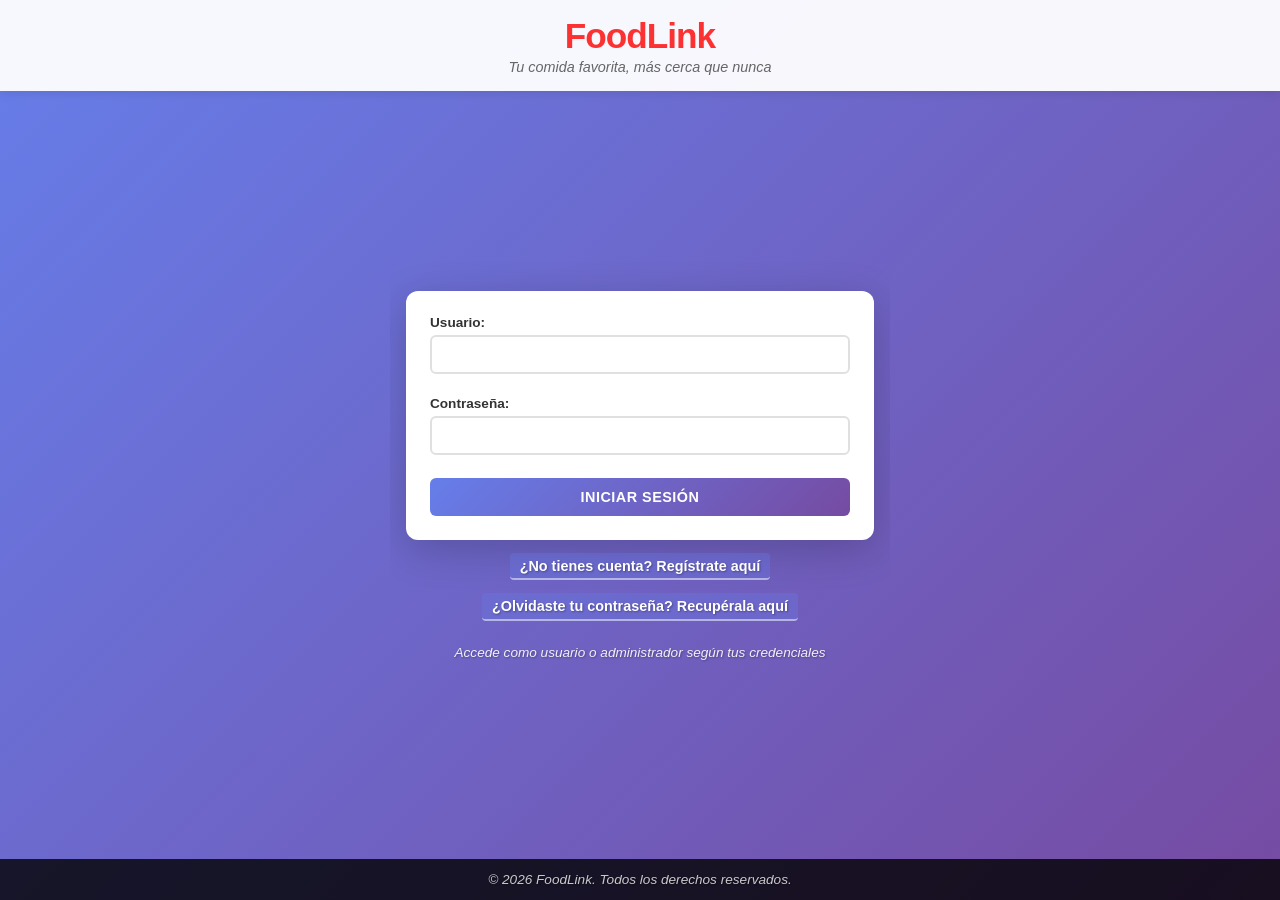
<file: index.html>
<!DOCTYPE html>
<html lang="en">
<head>
    <meta charset="UTF-8">
    <meta name="viewport" content="width=device-width, initial-scale=1.0">
    <link rel="stylesheet" href="styles.css">
    <title>FoodLink</title>
</head>
<!--Mockup de la página de login -->
<body>
    <header>
        <h1> <a href="/index.html">FoodLink</a></h1>
        <h2>Tu comida favorita, más cerca que nunca</h2>
    </header>
    <main>
        <form action="/login.html" method="post">
            <label for="username">Usuario:</label>
            <input type="text" id="username" name="username" required>
            <br>
            <label for="password">Contraseña:</label>
            <input type="password" id="password" name="password" required>
            <br>
            <button type="submit">Iniciar Sesión</button>
        </form>
        <!-- Enlace para registrarse o recuperar contraseña -->
        <p><a href="/register.html">¿No tienes cuenta? Regístrate aquí</a></p>
        <p><a href="/forgot-password.html">¿Olvidaste tu contraseña? Recupérala aquí</a></p>
        <p> Accede como usuario o administrador según tus credenciales </p>
    </main>
    <footer class="footer">
        <p>&copy; 2026 FoodLink. Todos los derechos reservados.</p>
    </footer>
    <script>
        // Aquí hardcodeamos un usuario admin para pruebas y un usuario normal para pruebas
        const users = [
            { username: 'admin', password: 'admin123', role: 'admin' },
            { username: 'user', password: 'user123', role: 'user' }
        ];

        const form = document.querySelector('form');
        const usernameInput = document.getElementById('username');
        const passwordInput = document.getElementById('password');

        // Limpiar estilos de error al hacer click en los inputs
        usernameInput.addEventListener('focus', function() {
            this.style.borderColor = '#e0e0e0';
        });

        passwordInput.addEventListener('focus', function() {
            this.style.borderColor = '#e0e0e0';
        });

        form.addEventListener('submit', function(event) {
            event.preventDefault();
            const username = usernameInput.value;
            const password = passwordInput.value;

            const user = users.find(u => u.username === username && u.password === password);
            if (user) {
                window.location.href = user.role === 'admin' ? '/admin-dashboard.html' : '/user-dashboard.html';
            } else {

                //Ponemos mensaje de error <p> debajo del campo de contraseña con color rojo
                usernameInput.style.borderColor = '#fc3232';
                passwordInput.style.borderColor = '#fc3232';

                // Agregar mensaje de error
                let errorMessage = document.querySelector('.error-message');
                if (!errorMessage) {
                    errorMessage = document.createElement('p');
                    errorMessage.classList.add('error-message');
                    errorMessage.style.color = '#fc3232';
                    errorMessage.textContent = 'Usuario o contraseña incorrectos. Inténtalo de nuevo.';
                    form.appendChild(errorMessage);
                }
                
                form.classList.add('shaker');
                
                setTimeout(() => {
                    form.classList.remove('shaker');
                }, 300);
            }
        });
    </script>
</body>
</html>
</file>
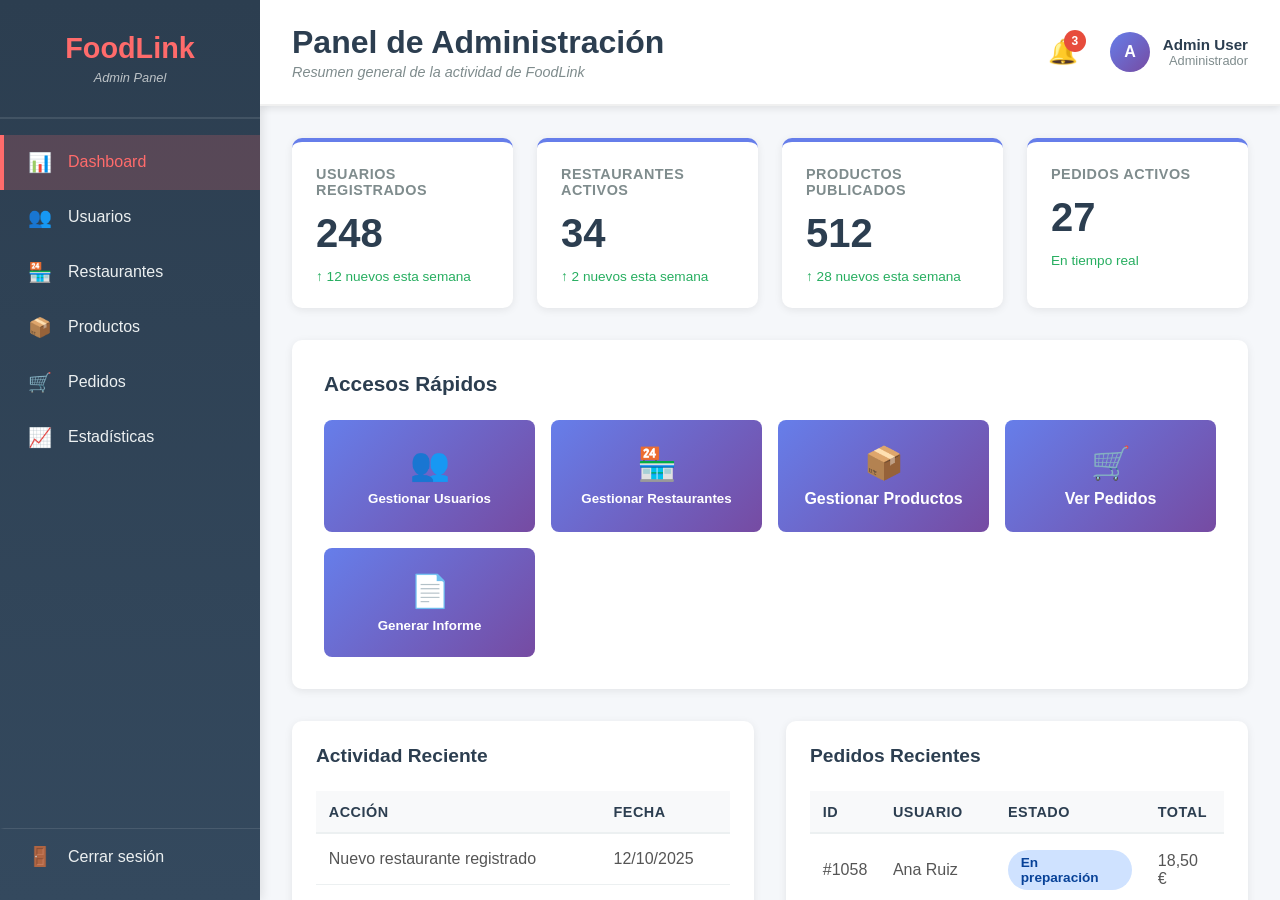
<file: admin-dashboard.html>
<!DOCTYPE html>
<html lang="es">
<head>
    <meta charset="UTF-8">
    <meta name="viewport" content="width=device-width, initial-scale=1.0">
    <link rel="stylesheet" href="admin-styles.css">
    <title>FoodLink - Panel de Administración</title>
</head>
<body class="admin-body">
    <!-- BARRA LATERAL -->
    <aside class="sidebar">
        <div class="sidebar-header">
            <h2>FoodLink</h2>
            <p class="sidebar-subtitle">Admin Panel</p>
        </div>

        <nav class="sidebar-nav">
            
            <a href="#" class="nav-item active">
                <span class="nav-icon">📊</span>
                <span>Dashboard</span>
            </a>
            <a href="#" class="nav-item">
                <span class="nav-icon">👥</span>
                <span>Usuarios</span>
            </a>
            <a href="#" class="nav-item">
                <span class="nav-icon">🏪</span>
                <span>Restaurantes</span>
            </a>
            <a href="./product-form.html" class="nav-item">
                <span class="nav-icon">📦</span>
                <span>Productos</span>
            </a>
            <a href="./orders-list.html" class="nav-item"> <!-- Link to orders list -->
                <span class="nav-icon">🛒</span>
                <span>Pedidos</span>
            </a>
            <a href="#" class="nav-item">
                <span class="nav-icon">📈</span>
                <span>Estadísticas</span>
            </a>
            <a href="index.html" class="nav-item logout">
                <span class="nav-icon">🚪</span>
                <span>Cerrar sesión</span>
            </a>
        </nav>
    </aside>

    <!-- CONTENEDOR PRINCIPAL -->
    <div class="main-container">
        <!-- CABECERA SUPERIOR -->
        <header class="admin-header">
            <div class="header-left">
                <h1>Panel de Administración</h1>
                <p class="header-subtitle">Resumen general de la actividad de FoodLink</p>
            </div>

            <div class="header-right">
                <div class="admin-info">
                    <div class="notifications">
                        <span class="notification-icon">🔔</span>
                        <span class="notification-badge">3</span>
                    </div>
                    <div class="admin-profile">
                        <div class="avatar">A</div>
                        <div class="profile-info">
                            <p class="admin-name">Admin User</p>
                            <p class="admin-role">Administrador</p>
                        </div>
                    </div>
                </div>
            </div>
        </header>

        <!-- CONTENIDO PRINCIPAL -->
        <main class="dashboard-content">
            <!-- TARJETAS RESUMEN -->
            <section class="summary-cards">
                <div class="card">
                    <div class="card-header">Usuarios registrados</div>
                    <div class="card-number">248</div>
                    <div class="card-footer">↑ 12 nuevos esta semana</div>
                </div>

                <div class="card">
                    <div class="card-header">Restaurantes activos</div>
                    <div class="card-number">34</div>
                    <div class="card-footer">↑ 2 nuevos esta semana</div>
                </div>

                <div class="card">
                    <div class="card-header">Productos publicados</div>
                    <div class="card-number">512</div>
                    <div class="card-footer">↑ 28 nuevos esta semana</div>
                </div>

                <div class="card">
                    <div class="card-header">Pedidos activos</div>
                    <div class="card-number">27</div>
                    <div class="card-footer">En tiempo real</div>
                </div>
            </section>

            <!-- ACCESOS RÁPIDOS -->
            <section class="quick-access">
                <h2>Accesos Rápidos</h2>
                <div class="access-buttons">
                    <button class="access-btn">
                        <span class="btn-icon">👥</span>
                        <span>Gestionar Usuarios</span>
                    </button>
                    <button class="access-btn">
                        <span class="btn-icon">🏪</span>
                        <span>Gestionar Restaurantes</span>
                    </button>
                    <a href="./product-form.html" class="access-btn" style="text-decoration: none; color: white;">
                        <span class="btn-icon">📦</span>
                        <span>Gestionar Productos</span>
                    </a>
                    <a href="./orders-list.html" class="access-btn" style="text-decoration: none; color: white;">
                        <span class="btn-icon">🛒</span>
                        <span>Ver Pedidos</span>
                    </a>
                    <button class="access-btn" onclick="alert('Generar Informe')">
                        <span class="btn-icon">📄</span>
                        <span>Generar Informe</span>
                    </button>
                </div>
            </section>

            <!-- DOS COLUMNAS: ACTIVIDAD RECIENTE Y PEDIDOS RECIENTES -->
            <section class="dashboard-grid">
                <!-- ACTIVIDAD RECIENTE -->
                <div class="card-section">
                    <h2>Actividad Reciente</h2>
                    <table class="activity-table">
                        <thead>
                            <tr>
                                <th>Acción</th>
                                <th>Fecha</th>
                            </tr>
                        </thead>
                        <tbody>
                            <tr>
                                <td>Nuevo restaurante registrado</td>
                                <td>12/10/2025</td>
                            </tr>
                            <tr>
                                <td>Producto actualizado</td>
                                <td>12/10/2025</td>
                            </tr>
                            <tr>
                                <td>Pedido #1054 entregado</td>
                                <td>12/10/2025</td>
                            </tr>
                            <tr>
                                <td>Usuario desactivado</td>
                                <td>11/10/2025</td>
                            </tr>
                            <tr>
                                <td>Restaurante verificado</td>
                                <td>11/10/2025</td>
                            </tr>
                        </tbody>
                    </table>
                </div>

                <!-- PEDIDOS RECIENTES -->
                <div class="card-section">
                    <h2>Pedidos Recientes</h2>
                    <table class="orders-table">
                        <thead>
                            <tr>
                                <th>ID</th>
                                <th>Usuario</th>
                                <th>Estado</th>
                                <th>Total</th>
                            </tr>
                        </thead>
                        <tbody>
                            <tr>
                                <td>#1058</td>
                                <td>Ana Ruiz</td>
                                <td><span class="status preparing">En preparación</span></td>
                                <td>18,50 €</td>
                            </tr>
                            <tr>
                                <td>#1057</td>
                                <td>Carlos Gil</td>
                                <td><span class="status delivered">Entregado</span></td>
                                <td>24,90 €</td>
                            </tr>
                            <tr>
                                <td>#1056</td>
                                <td>Marta López</td>
                                <td><span class="status pending">Pendiente</span></td>
                                <td>13,00 €</td>
                            </tr>
                            <tr>
                                <td>#1055</td>
                                <td>Jorge Martín</td>
                                <td><span class="status delivering">En camino</span></td>
                                <td>32,75 €</td>
                            </tr>
                        </tbody>
                    </table>
                </div>
            </section>
        </main>
    </div>

    <script>
        // Seleccionar todos los items de navegación
        const navItems = document.querySelectorAll('.nav-item');

        navItems.forEach(item => {
            item.addEventListener('click', function(e) {
                // No aplicar estilo active al cerrar sesión
                if (!this.classList.contains('logout')) {
                    e.preventDefault();
                    
                    // Remover clase active de todos los items
                    navItems.forEach(nav => nav.classList.remove('active'));
                    
                    // Añadir clase active al item clickeado
                    this.classList.add('active');
                }
            });
        });
    </script>
</body>
</html>
</file>
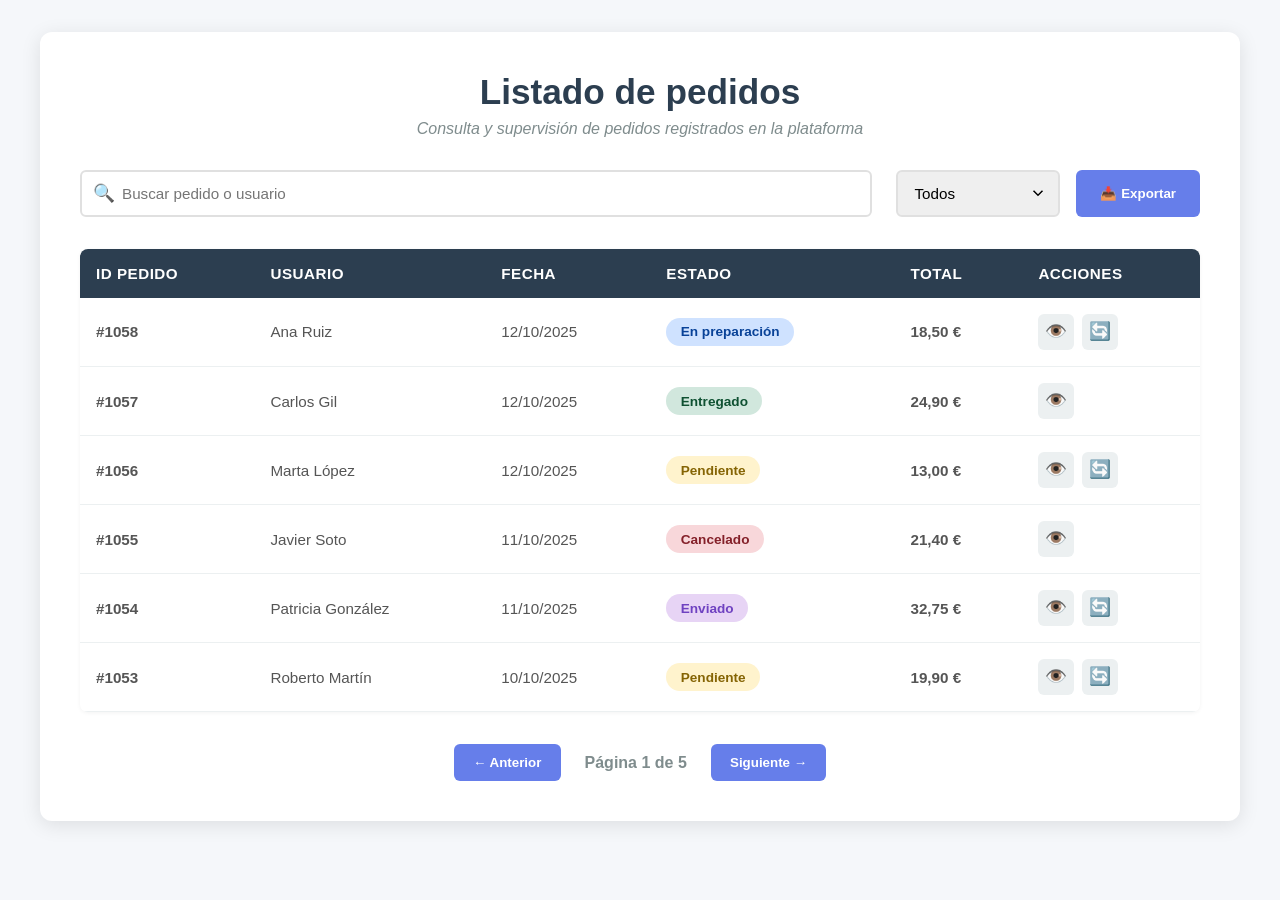
<file: orders-list.html>
<!DOCTYPE html>
<html lang="es">
<head>
    <meta charset="UTF-8">
    <meta name="viewport" content="width=device-width, initial-scale=1.0">
    <link rel="stylesheet" href="orders-list-styles.css">
    <title>FoodLink - Listado de Pedidos</title>
</head>
<body class="orders-body">
    <!-- CONTENEDOR PRINCIPAL -->
    <div class="orders-container">
        <!-- CABECERA -->
        <div class="orders-header">
            <h1>Listado de pedidos</h1>
            <p class="orders-subtitle">Consulta y supervisión de pedidos registrados en la plataforma</p>
        </div>

        <!-- ZONA DE FILTROS -->
        <div class="filters-section">
            <div class="search-box">
                <input type="text" id="search-input" placeholder="Buscar pedido o usuario" class="search-input">
                <span class="search-icon">🔍</span>
            </div>

            <div class="filters-group">
                <select id="status-filter" class="status-filter">
                    <option value="">Todos</option>
                    <option value="pending">Pendiente</option>
                    <option value="preparing">En preparación</option>
                    <option value="sent">Enviado</option>
                    <option value="delivered">Entregado</option>
                    <option value="cancelled">Cancelado</option>
                </select>

                <button class="btn-export" onclick="exportTable()">
                    📥 Exportar
                </button>
            </div>
        </div>

        <!-- TABLA PRINCIPAL -->
        <div class="table-wrapper">
            <table class="orders-table">
                <thead>
                    <tr>
                        <th>ID Pedido</th>
                        <th>Usuario</th>
                        <th>Fecha</th>
                        <th>Estado</th>
                        <th>Total</th>
                        <th>Acciones</th>
                    </tr>
                </thead>
                <tbody id="orders-body">
                    <tr>
                        <td class="order-id">#1058</td>
                        <td>Ana Ruiz</td>
                        <td>12/10/2025</td>
                        <td><span class="status-badge preparing">En preparación</span></td>
                        <td class="amount">18,50 €</td>
                        <td class="actions">
                            <button class="action-btn view-btn" onclick="viewOrder('#1058')" title="Ver detalle">👁️</button>
                            <button class="action-btn edit-btn" onclick="changeStatus('#1058')" title="Cambiar estado">🔄</button>
                        </td>
                    </tr>
                    <tr>
                        <td class="order-id">#1057</td>
                        <td>Carlos Gil</td>
                        <td>12/10/2025</td>
                        <td><span class="status-badge delivered">Entregado</span></td>
                        <td class="amount">24,90 €</td>
                        <td class="actions">
                            <button class="action-btn view-btn" onclick="viewOrder('#1057')" title="Ver detalle">👁️</button>
                        </td>
                    </tr>
                    <tr>
                        <td class="order-id">#1056</td>
                        <td>Marta López</td>
                        <td>12/10/2025</td>
                        <td><span class="status-badge pending">Pendiente</span></td>
                        <td class="amount">13,00 €</td>
                        <td class="actions">
                            <button class="action-btn view-btn" onclick="viewOrder('#1056')" title="Ver detalle">👁️</button>
                            <button class="action-btn edit-btn" onclick="changeStatus('#1056')" title="Cambiar estado">🔄</button>
                        </td>
                    </tr>
                    <tr>
                        <td class="order-id">#1055</td>
                        <td>Javier Soto</td>
                        <td>11/10/2025</td>
                        <td><span class="status-badge cancelled">Cancelado</span></td>
                        <td class="amount">21,40 €</td>
                        <td class="actions">
                            <button class="action-btn view-btn" onclick="viewOrder('#1055')" title="Ver detalle">👁️</button>
                        </td>
                    </tr>
                    <tr>
                        <td class="order-id">#1054</td>
                        <td>Patricia González</td>
                        <td>11/10/2025</td>
                        <td><span class="status-badge sent">Enviado</span></td>
                        <td class="amount">32,75 €</td>
                        <td class="actions">
                            <button class="action-btn view-btn" onclick="viewOrder('#1054')" title="Ver detalle">👁️</button>
                            <button class="action-btn edit-btn" onclick="changeStatus('#1054')" title="Cambiar estado">🔄</button>
                        </td>
                    </tr>
                    <tr>
                        <td class="order-id">#1053</td>
                        <td>Roberto Martín</td>
                        <td>10/10/2025</td>
                        <td><span class="status-badge pending">Pendiente</span></td>
                        <td class="amount">19,90 €</td>
                        <td class="actions">
                            <button class="action-btn view-btn" onclick="viewOrder('#1053')" title="Ver detalle">👁️</button>
                            <button class="action-btn edit-btn" onclick="changeStatus('#1053')" title="Cambiar estado">🔄</button>
                        </td>
                    </tr>
                </tbody>
            </table>
        </div>

        <!-- PAGINACIÓN -->
        <div class="pagination">
            <button class="pagination-btn" onclick="previousPage()">← Anterior</button>
            <span class="page-info">Página 1 de 5</span>
            <button class="pagination-btn" onclick="nextPage()">Siguiente →</button>
        </div>
    </div>

    <!-- MODAL PARA VER DETALLE -->
    <div id="detail-modal" class="modal">
        <div class="modal-content">
            <div class="modal-header">
                <h2>Detalle del Pedido</h2>
                <button class="modal-close" onclick="closeModal()">&times;</button>
            </div>
            <div class="modal-body">
                <p><strong>ID:</strong> <span id="modal-order-id"></span></p>
                <p><strong>Usuario:</strong> <span id="modal-user"></span></p>
                <p><strong>Fecha:</strong> <span id="modal-date"></span></p>
                <p><strong>Estado:</strong> <span id="modal-status"></span></p>
                <p><strong>Total:</strong> <span id="modal-total"></span></p>
            </div>
            <div class="modal-actions">
                <button class="btn-modal-close" onclick="closeModal()">Cerrar</button>
            </div>
        </div>
    </div>

    <!-- MODAL PARA CAMBIAR ESTADO -->
    <div id="status-modal" class="modal">
        <div class="modal-content">
            <div class="modal-header">
                <h2>Cambiar estado del pedido</h2>
                <button class="modal-close" onclick="closeStatusModal()">&times;</button>
            </div>
            <div class="modal-body">
                <p>Pedido: <strong id="modal-status-order-id"></strong></p>
                <label>Nuevo estado:</label>
                <select id="new-status" class="status-select">
                    <option value="pending">Pendiente</option>
                    <option value="preparing">En preparación</option>
                    <option value="sent">Enviado</option>
                    <option value="delivered">Entregado</option>
                    <option value="cancelled">Cancelado</option>
                </select>
            </div>
            <div class="modal-actions">
                <button class="btn-cancel" onclick="closeStatusModal()">Cancelar</button>
                <button class="btn-save" onclick="saveNewStatus()">Guardar cambios</button>
            </div>
        </div>
    </div>

    <script>
        let currentOrderId = null;

        // Función para ver detalle de pedido
        function viewOrder(orderId) {
            const row = event.target.closest('tr');
            const cells = row.querySelectorAll('td');
            
            document.getElementById('modal-order-id').textContent = cells[0].textContent;
            document.getElementById('modal-user').textContent = cells[1].textContent;
            document.getElementById('modal-date').textContent = cells[2].textContent;
            document.getElementById('modal-status').textContent = cells[3].textContent;
            document.getElementById('modal-total').textContent = cells[4].textContent;
            
            document.getElementById('detail-modal').style.display = 'block';
        }

        // Función para cambiar estado
        function changeStatus(orderId) {
            currentOrderId = orderId;
            document.getElementById('modal-status-order-id').textContent = orderId;
            document.getElementById('status-modal').style.display = 'block';
        }

        // Guardar nuevo estado
        function saveNewStatus() {
            const newStatus = document.getElementById('new-status').value;
            const statusLabels = {
                'pending': 'Pendiente',
                'preparing': 'En preparación',
                'sent': 'Enviado',
                'delivered': 'Entregado',
                'cancelled': 'Cancelado'
            };

            alert(`Estado del pedido ${currentOrderId} cambiado a: ${statusLabels[newStatus]}`);
            closeStatusModal();
        }

        // Cerrar modales
        function closeModal() {
            document.getElementById('detail-modal').style.display = 'none';
        }

        function closeStatusModal() {
            document.getElementById('status-modal').style.display = 'none';
        }

        // Cerrar modal al hacer click fuera
        window.onclick = function(event) {
            const detailModal = document.getElementById('detail-modal');
            const statusModal = document.getElementById('status-modal');
            
            if (event.target == detailModal) {
                detailModal.style.display = 'none';
            }
            if (event.target == statusModal) {
                statusModal.style.display = 'none';
            }
        }

        // Buscar pedidos
        document.getElementById('search-input').addEventListener('keyup', function() {
            const filter = this.value.toLowerCase();
            const rows = document.querySelectorAll('#orders-body tr');
            
            rows.forEach(row => {
                const text = row.textContent.toLowerCase();
                row.style.display = text.includes(filter) ? '' : 'none';
            });
        });

        // Filtrar por estado
        document.getElementById('status-filter').addEventListener('change', function() {
            const filter = this.value;
            const rows = document.querySelectorAll('#orders-body tr');
            
            rows.forEach(row => {
                if (!filter) {
                    row.style.display = '';
                } else {
                    const statusBadge = row.querySelector('.status-badge');
                    const statusClass = statusBadge.className.match(/\b(pending|preparing|sent|delivered|cancelled)\b/)[0];
                    row.style.display = statusClass === filter ? '' : 'none';
                }
            });
        });

        // Exportar tabla
        function exportTable() {
            alert('Tabla exportada a CSV');
            // Aquí iría la lógica de exportación
        }

        // Paginación
        function previousPage() {
            alert('Ir a página anterior');
        }

        function nextPage() {
            alert('Ir a página siguiente');
        }
    </script>
</body>
</html>
</file>
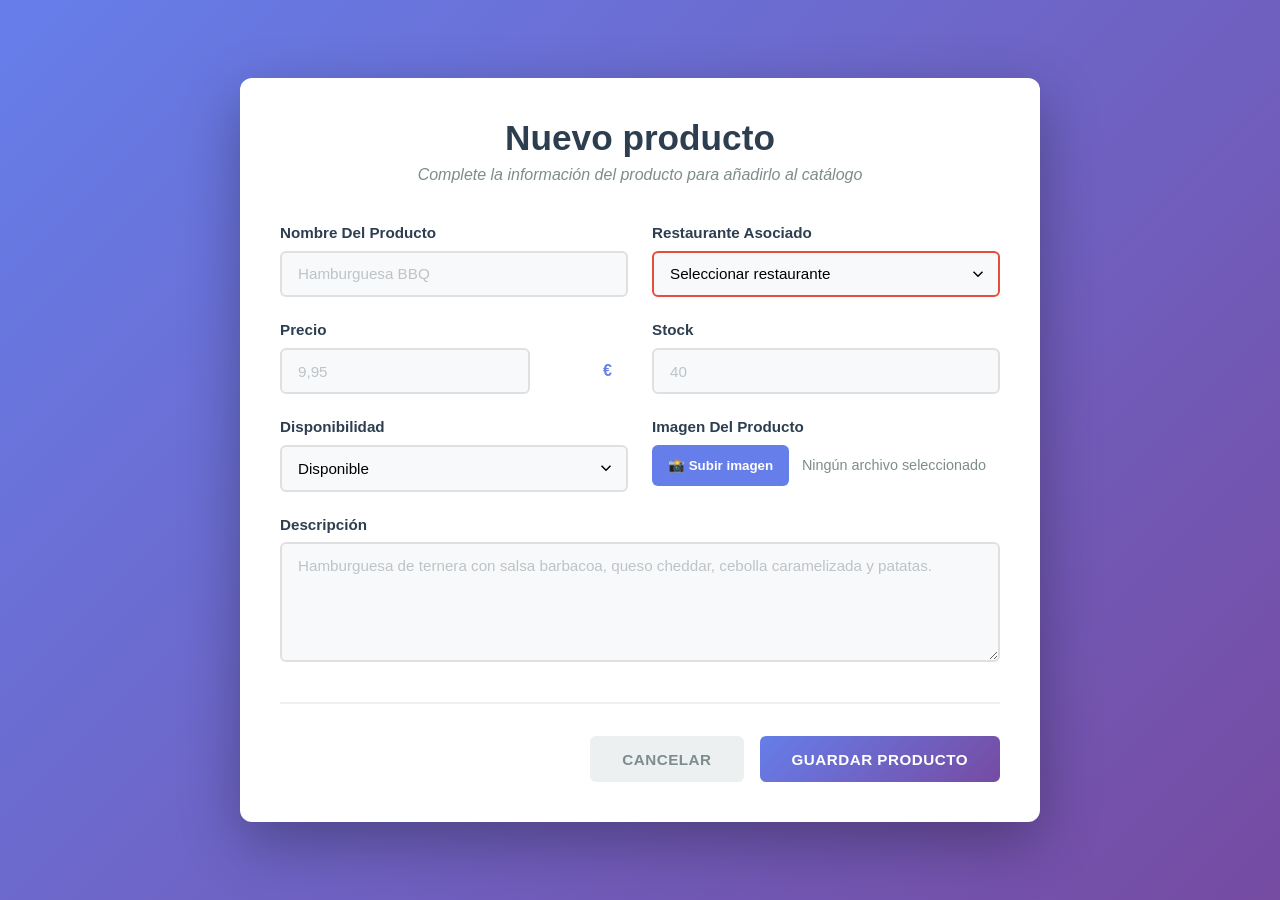
<file: product-form.html>
<!DOCTYPE html>
<html lang="es">
<head>
    <meta charset="UTF-8">
    <meta name="viewport" content="width=device-width, initial-scale=1.0">
    <link rel="stylesheet" href="product-form-styles.css">
    <title>FoodLink - Formulario de Producto</title>
</head>
<body class="form-body">
    <!-- CONTENEDOR PRINCIPAL -->
    <div class="form-container">
        <!-- CABECERA DEL FORMULARIO -->
        <div class="form-header">
            <h1>Nuevo producto</h1>
            <p class="form-subtitle">Complete la información del producto para añadirlo al catálogo</p>
        </div>

        <!-- FORMULARIO -->
        <form class="product-form">
            <!-- PRIMERA FILA: Nombre y Restaurante -->
            <div class="form-row">
                <div class="form-group">
                    <label for="product-name">Nombre del producto</label>
                    <input type="text" id="product-name" name="product-name" placeholder="Hamburguesa BBQ" required>
                </div>
                <div class="form-group">
                    <label for="restaurant">Restaurante asociado</label>
                    <select id="restaurant" name="restaurant" required>
                        <option value="">Seleccionar restaurante</option>
                        <option value="burger-house">Burger House</option>
                        <option value="pizza-italia">Pizza Italia</option>
                        <option value="sushi-tokyo">Sushi Tokyo</option>
                        <option value="thai-spice">Thai Spice</option>
                        <option value="kebab-express">Kebab Express</option>
                    </select>
                </div>
            </div>

            <!-- SEGUNDA FILA: Precio y Stock -->
            <div class="form-row">
                <div class="form-group">
                    <label for="price">Precio</label>
                    <div class="input-with-addon">
                        <input type="number" id="price" name="price" placeholder="9,95" step="0.01" min="0" required>
                        <span class="addon">€</span>
                    </div>
                </div>
                <div class="form-group">
                    <label for="stock">Stock</label>
                    <input type="number" id="stock" name="stock" placeholder="40" min="0" required>
                </div>
            </div>

            <!-- TERCERA FILA: Disponibilidad e Imagen -->
            <div class="form-row">
                <div class="form-group">
                    <label for="availability">Disponibilidad</label>
                    <select id="availability" name="availability" required>
                        <option value="available">Disponible</option>
                        <option value="unavailable">No disponible</option>
                    </select>
                </div>
                <div class="form-group">
                    <label for="image">Imagen del producto</label>
                    <div class="file-upload">
                        <input type="file" id="image" name="image" accept="image/*" required>
                        <button type="button" class="btn-upload" onclick="document.getElementById('image').click()">
                            📸 Subir imagen
                        </button>
                        <span class="file-name" id="file-name">Ningún archivo seleccionado</span>
                    </div>
                </div>
            </div>

            <!-- CUARTA FILA: Descripción (ancho completo) -->
            <div class="form-group full-width">
                <label for="description">Descripción</label>
                <textarea id="description" name="description" placeholder="Hamburguesa de ternera con salsa barbacoa, queso cheddar, cebolla caramelizada y patatas." rows="5" required></textarea>
            </div>

            <!-- BOTONES -->
            <div class="form-actions">
                <button type="button" class="btn btn-cancel" onclick="window.history.back()">Cancelar</button>
                <button type="submit" class="btn btn-save">Guardar producto</button>
            </div>
        </form>
    </div>

    <script>
        // Mostrar nombre del archivo seleccionado
        document.getElementById('image').addEventListener('change', function() {
            const fileName = this.files[0]?.name || 'Ningún archivo seleccionado';
            document.getElementById('file-name').textContent = fileName;
        });

        // Manejo del envío del formulario
        document.querySelector('.product-form').addEventListener('submit', function(e) {
            e.preventDefault();
            
            const formData = {
                name: document.getElementById('product-name').value,
                restaurant: document.getElementById('restaurant').value,
                price: document.getElementById('price').value,
                stock: document.getElementById('stock').value,
                availability: document.getElementById('availability').value,
                description: document.getElementById('description').value,
                image: document.getElementById('image').files[0]?.name
            };

            console.log('Producto guardado:', formData);
            alert(`Producto "${formData.name}" guardado correctamente.`);
            // Aquí iría la llamada a la API para guardar el producto
        });
    </script>
</body>
</html>
</file>
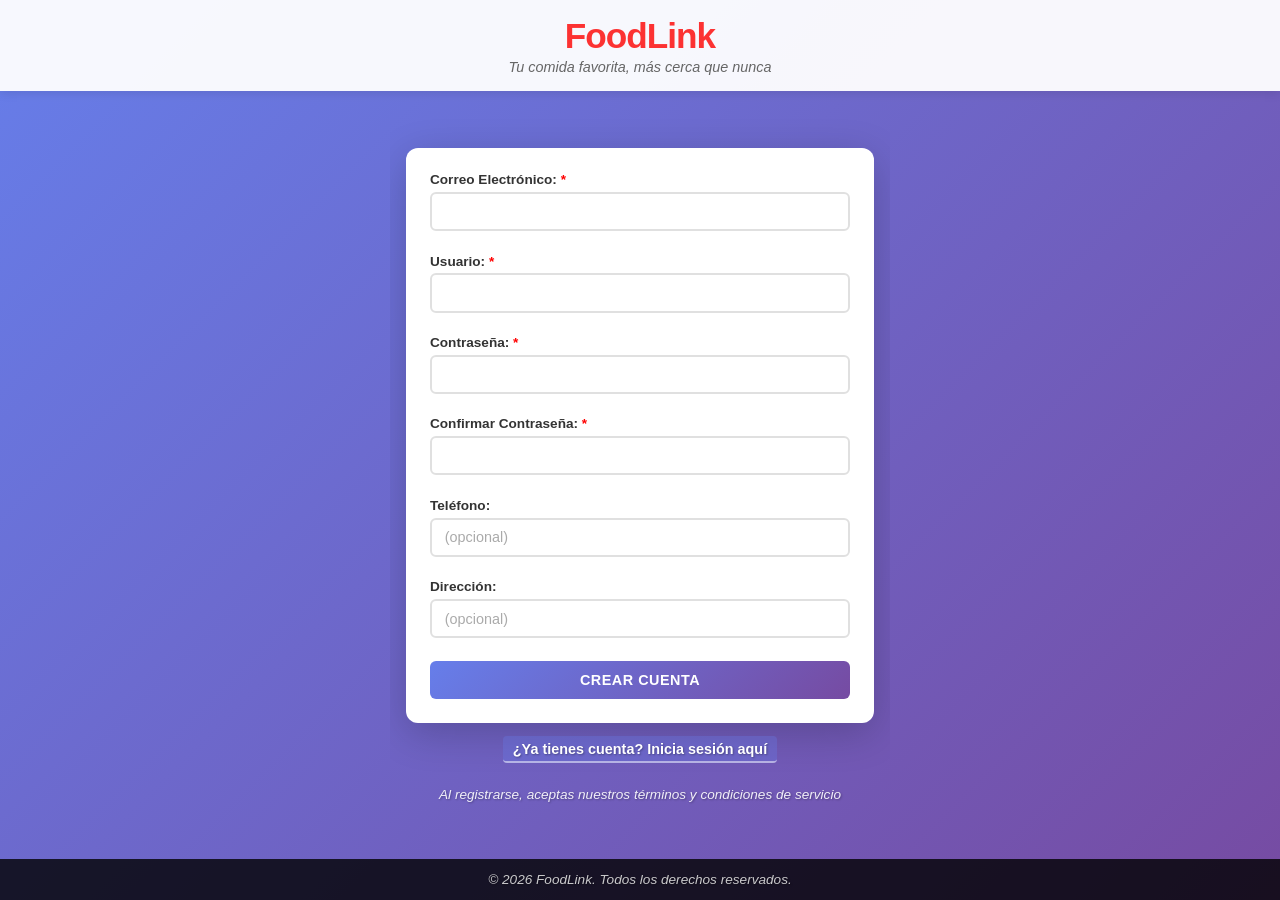
<file: register.html>
<!DOCTYPE html>
<html lang="en">
<head>
    <meta charset="UTF-8">
    <meta name="viewport" content="width=device-width, initial-scale=1.0">
    <link rel="stylesheet" href="styles.css">
    <title>FoodLink - Registro</title>
</head>
<!-- Mockup de la página de registro -->
<body>
    <header>
        <h1> <a href="/index.html">FoodLink</a></h1>
        <h2>Tu comida favorita, más cerca que nunca</h2>
    </header>
    <main>
        <form action="/register" method="post">
            <label for="email">Correo Electrónico: <span style="color: red;">*</span></label>
            <input type="email" id="email" name="email" required>
            
            <label for="username">Usuario: <span style="color: red;">*</span></label>
            <input type="text" id="username" name="username" required>
            
            <label for="password">Contraseña: <span style="color: red;">*</span></label>
            <input type="password" id="password" name="password" required>
            
            <label for="confirm-password">Confirmar Contraseña: <span style="color: red;">*</span></label>
            <input type="password" id="confirm-password" name="confirm-password" required>

            <label for="phone">Teléfono:</label>
            <input type="tel" id="phone" name="phone" placeholder="(opcional)">
            
            <label for="address">Dirección:</label>
            <input type="text" id="address" name="address" placeholder="(opcional)">
            
            <button type="submit">Crear Cuenta</button>
        </form>
        <!-- Enlace para volver al login -->
        <p><a href="/index.html ">¿Ya tienes cuenta? Inicia sesión aquí</a></p>
        <p>Al registrarse, aceptas nuestros términos y condiciones de servicio</p>
    </main>
    <footer class="footer">
        <p>&copy; 2026 FoodLink. Todos los derechos reservados.</p>
    </footer>
</body>
</html>
</file>
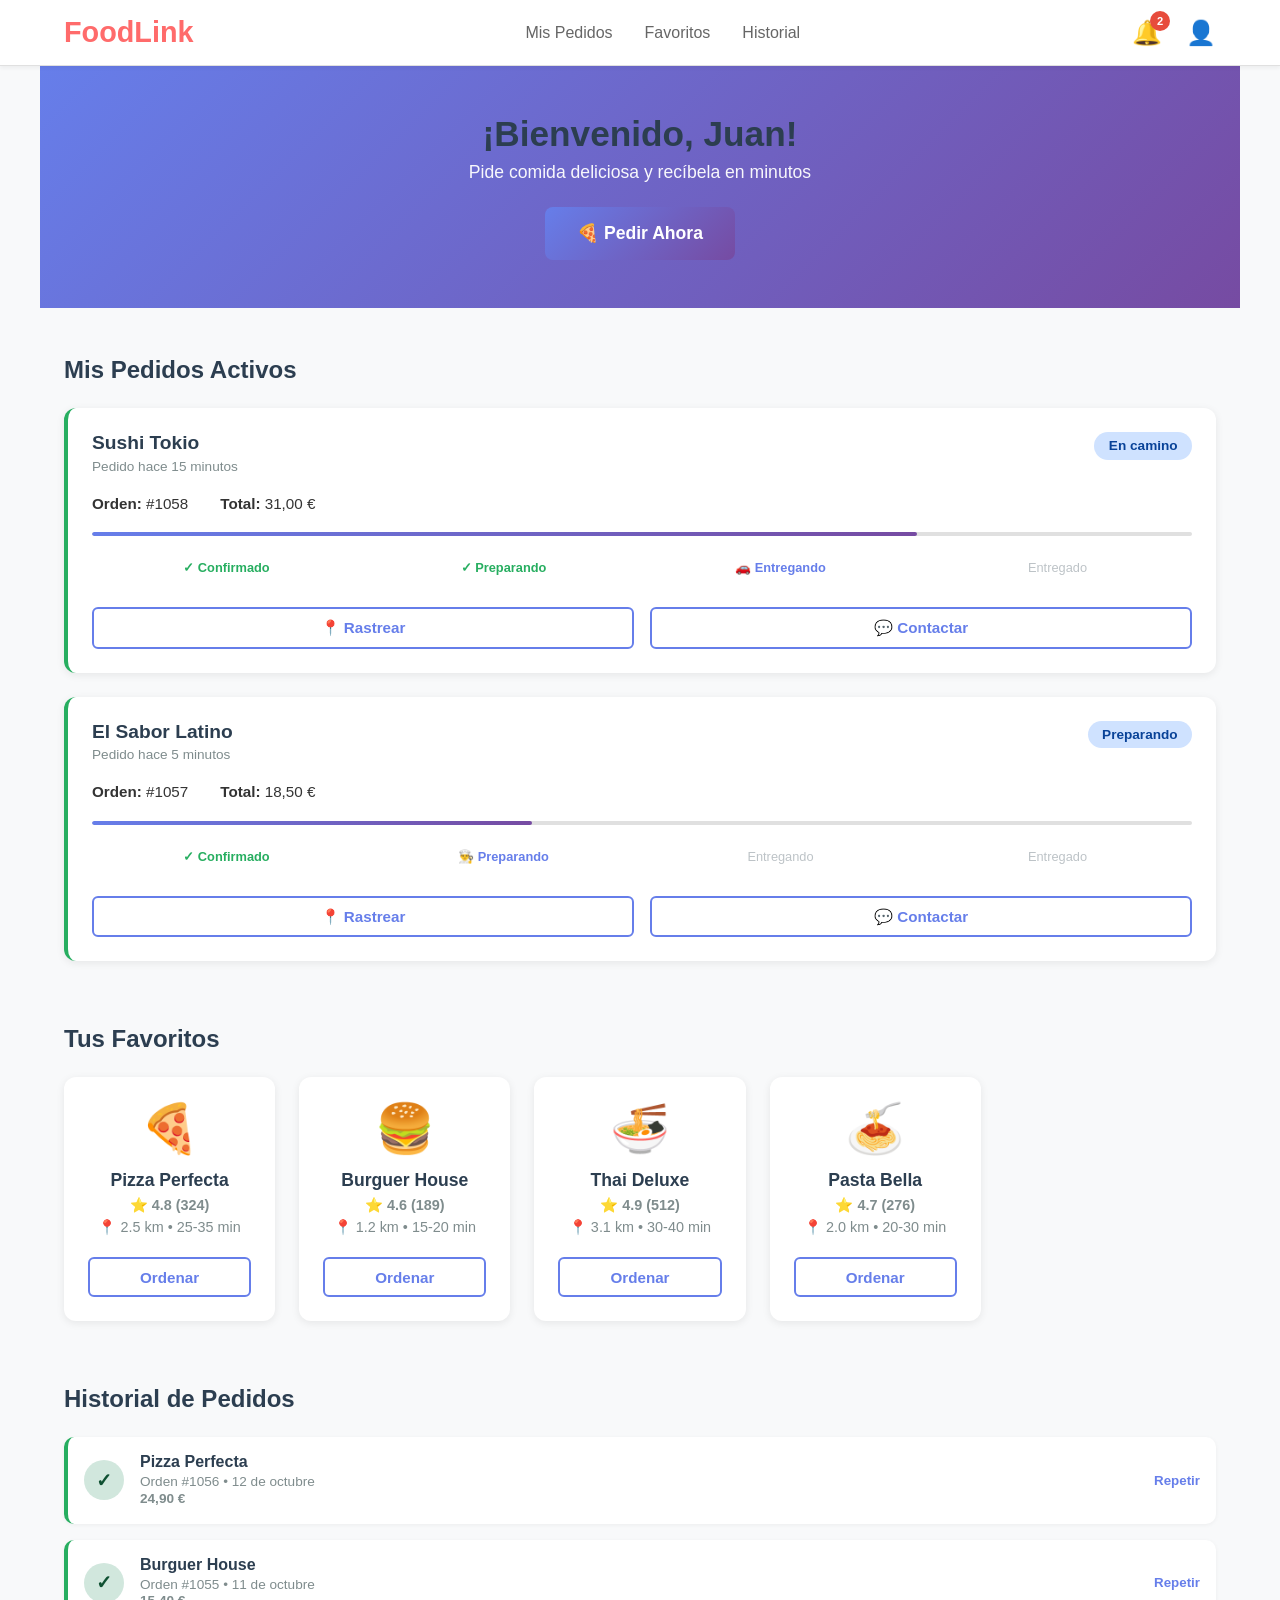
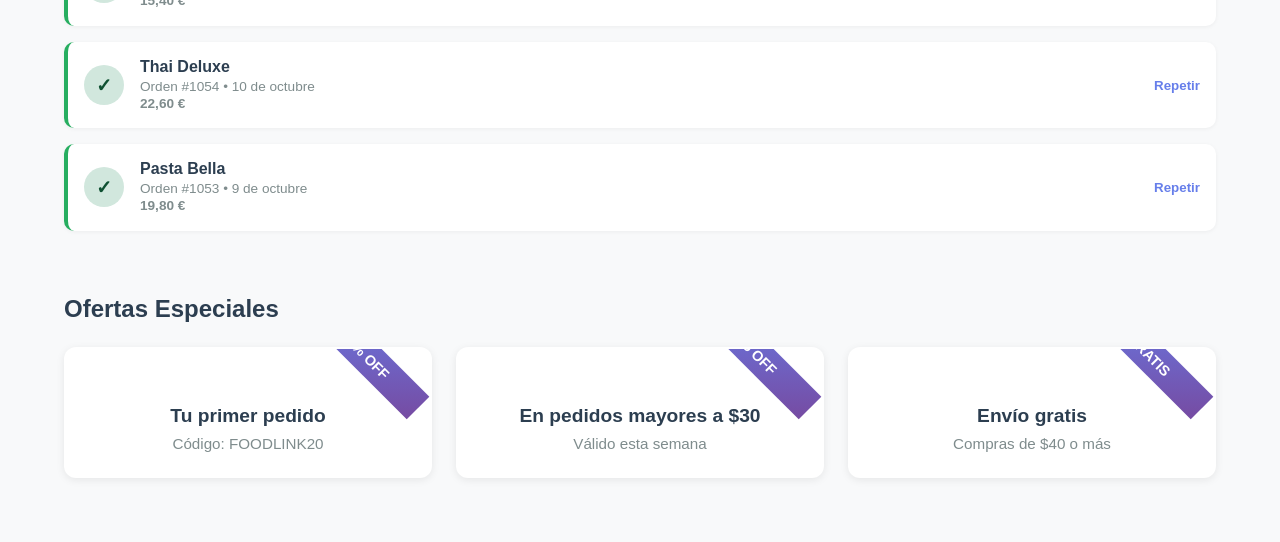
<file: user-dashboard.html>
<!DOCTYPE html>
<html lang="es">
<head>
    <meta charset="UTF-8">
    <meta name="viewport" content="width=device-width, initial-scale=1.0">
    <link rel="stylesheet" href="user-dashboard-styles.css">
    <title>FoodLink - Mi Cuenta</title>
</head>
<body class="user-dashboard-body">
    <!-- HEADER TOP NAV -->
    <header class="top-navbar">
        <div class="navbar-container">
            <div class="navbar-logo">
                <h1>FoodLink</h1>
            </div>
            
            <div class="navbar-center">
                <a href="#active-orders" class="nav-link">Mis Pedidos</a>
                <a href="#favorites" class="nav-link">Favoritos</a>
                <a href="#history" class="nav-link">Historial</a>
            </div>

            <div class="navbar-right">
                <button class="notification-btn">
                    🔔
                    <span class="badge">2</span>
                </button>
                <div class="profile-menu">
                    <button class="profile-btn">👤</button>
                    <div class="profile-dropdown">
                        <a href="#">Perfil</a>
                        <a href="#">Direcciones</a>
                        <a href="#">Configuración</a>
                        <hr>
                        <a href="index.html">Cerrar sesión</a>
                    </div>
                </div>
            </div>
        </div>
    </header>

    <!-- MAIN CONTENT -->
    <main class="user-main">
        <!-- HERO SECTION CON BOTÓN CTA -->
        <section class="hero-section">
            <div class="hero-content">
                <h2>¡Bienvenido, Juan!</h2>
                <p>Pide comida deliciosa y recíbela en minutos</p>
                <button class="btn-primary btn-large">🍕 Pedir Ahora</button>
            </div>
        </section>

        <!-- PEDIDOS ACTIVOS -->
        <section class="active-orders" id="active-orders">
            <h2>Mis Pedidos Activos</h2>
            
            <div class="orders-container">
                <!-- Pedido Activo 1 -->
                <div class="order-card active">
                    <div class="order-header">
                        <div>
                            <h3>Sushi Tokio</h3>
                            <p class="order-time">Pedido hace 15 minutos</p>
                        </div>
                        <span class="order-status preparing">En camino</span>
                    </div>
                    
                    <div class="order-details">
                        <p><strong>Orden:</strong> #1058</p>
                        <p><strong>Total:</strong> 31,00 €</p>
                    </div>

                    <div class="order-progress">
                        <div class="progress-bar">
                            <div class="progress-fill" style="width: 75%"></div>
                        </div>
                        <div class="progress-steps">
                            <span class="step done">✓ Confirmado</span>
                            <span class="step done">✓ Preparando</span>
                            <span class="step active">🚗 Entregando</span>
                            <span class="step">Entregado</span>
                        </div>
                    </div>

                    <div class="order-actions">
                        <button class="btn-secondary">📍 Rastrear</button>
                        <button class="btn-secondary">💬 Contactar</button>
                    </div>
                </div>

                <!-- Pedido Activo 2 -->
                <div class="order-card active">
                    <div class="order-header">
                        <div>
                            <h3>El Sabor Latino</h3>
                            <p class="order-time">Pedido hace 5 minutos</p>
                        </div>
                        <span class="order-status preparing">Preparando</span>
                    </div>
                    
                    <div class="order-details">
                        <p><strong>Orden:</strong> #1057</p>
                        <p><strong>Total:</strong> 18,50 €</p>
                    </div>

                    <div class="order-progress">
                        <div class="progress-bar">
                            <div class="progress-fill" style="width: 40%"></div>
                        </div>
                        <div class="progress-steps">
                            <span class="step done">✓ Confirmado</span>
                            <span class="step active">👨‍🍳 Preparando</span>
                            <span class="step">Entregando</span>
                            <span class="step">Entregado</span>
                        </div>
                    </div>

                    <div class="order-actions">
                        <button class="btn-secondary">📍 Rastrear</button>
                        <button class="btn-secondary">💬 Contactar</button>
                    </div>
                </div>
            </div>
        </section>

        <!-- RESTAURANTES FAVORITOS -->
        <section class="favorites" id="favorites">
            <h2>Tus Favoritos</h2>
            
            <div class="restaurants-grid">
                <div class="restaurant-card">
                    <div class="restaurant-image">🍕</div>
                    <h3>Pizza Perfecta</h3>
                    <p class="rating">⭐ 4.8 (324)</p>
                    <p class="delivery">📍 2.5 km • 25-35 min</p>
                    <button class="btn-secondary">Ordenar</button>
                </div>

                <div class="restaurant-card">
                    <div class="restaurant-image">🍔</div>
                    <h3>Burguer House</h3>
                    <p class="rating">⭐ 4.6 (189)</p>
                    <p class="delivery">📍 1.2 km • 15-20 min</p>
                    <button class="btn-secondary">Ordenar</button>
                </div>

                <div class="restaurant-card">
                    <div class="restaurant-image">🍜</div>
                    <h3>Thai Deluxe</h3>
                    <p class="rating">⭐ 4.9 (512)</p>
                    <p class="delivery">📍 3.1 km • 30-40 min</p>
                    <button class="btn-secondary">Ordenar</button>
                </div>

                <div class="restaurant-card">
                    <div class="restaurant-image">🍝</div>
                    <h3>Pasta Bella</h3>
                    <p class="rating">⭐ 4.7 (276)</p>
                    <p class="delivery">📍 2.0 km • 20-30 min</p>
                    <button class="btn-secondary">Ordenar</button>
                </div>
            </div>
        </section>

        <!-- HISTORIAL DE PEDIDOS -->
        <section class="order-history" id="history">
            <h2>Historial de Pedidos</h2>
            
            <div class="history-list">
                <div class="history-item completed">
                    <div class="history-icon">✓</div>
                    <div class="history-info">
                        <h4>Pizza Perfecta</h4>
                        <p>Orden #1056 • 12 de octubre</p>
                        <p class="price">24,90 €</p>
                    </div>
                    <button class="btn-link">Repetir</button>
                </div>

                <div class="history-item completed">
                    <div class="history-icon">✓</div>
                    <div class="history-info">
                        <h4>Burguer House</h4>
                        <p>Orden #1055 • 11 de octubre</p>
                        <p class="price">15,40 €</p>
                    </div>
                    <button class="btn-link">Repetir</button>
                </div>

                <div class="history-item completed">
                    <div class="history-icon">✓</div>
                    <div class="history-info">
                        <h4>Thai Deluxe</h4>
                        <p>Orden #1054 • 10 de octubre</p>
                        <p class="price">22,60 €</p>
                    </div>
                    <button class="btn-link">Repetir</button>
                </div>

                <div class="history-item completed">
                    <div class="history-icon">✓</div>
                    <div class="history-info">
                        <h4>Pasta Bella</h4>
                        <p>Orden #1053 • 9 de octubre</p>
                        <p class="price">19,80 €</p>
                    </div>
                    <button class="btn-link">Repetir</button>
                </div>
            </div>
        </section>

        <!-- PROMOCIONES -->
        <section class="promotions">
            <h2>Ofertas Especiales</h2>
            
            <div class="promo-cards">
                <div class="promo-card">
                    <div class="promo-badge">20% OFF</div>
                    <h3>Tu primer pedido</h3>
                    <p>Código: FOODLINK20</p>
                </div>

                <div class="promo-card">
                    <div class="promo-badge">$5 OFF</div>
                    <h3>En pedidos mayores a $30</h3>
                    <p>Válido esta semana</p>
                </div>

                <div class="promo-card">
                    <div class="promo-badge">GRATIS</div>
                    <h3>Envío gratis</h3>
                    <p>Compras de $40 o más</p>
                </div>
            </div>
        </section>
    </main>

    <script>
        // Navegación suave
        document.querySelectorAll('.nav-link').forEach(link => {
            link.addEventListener('click', e => {
                e.preventDefault();
                document.querySelector(link.getAttribute('href')).scrollIntoView({ behavior: 'smooth' });
            });
        });

        // Botones principales
        document.querySelector('.btn-large').addEventListener('click', () => alert('🍕 Abriendo catálogo...'));
        
        document.querySelectorAll('.restaurant-card .btn-secondary').forEach(btn => {
            btn.addEventListener('click', () => alert('📱 Abriendo menú del restaurante...'));
        });

        document.querySelectorAll('.btn-link').forEach(btn => {
            btn.addEventListener('click', () => alert('🔄 Repitiendo pedido...'));
        });

        document.querySelectorAll('.order-actions .btn-secondary').forEach(btn => {
            btn.addEventListener('click', e => {
                const action = e.target.textContent.includes('Rastrear') ? '📍 Rastreando...' : '💬 Contactando...';
                alert(action);
            });
        });
    </script>
</body>
</html>
</file>
<file: styles.css>
/* =====================
   RESET Y ESTILOS BASE
   ===================== */

* {
    margin: 0;
    padding: 0;
    box-sizing: border-box;
}

html {
    scroll-behavior: smooth;
    height: 100%;
}

body {
    font-family: 'Segoe UI', Tahoma, Geneva, Verdana, sans-serif;
    background: linear-gradient(135deg, #667eea 0%, #764ba2 100%);
    height: 100vh;
    display: flex;
    flex-direction: column;
    justify-content: space-between;
    color: #333;
    overflow: hidden;
}

/* =====================
   HEADER
   ===================== */

header {
    background-color: rgba(255, 255, 255, 0.95);
    padding: 1rem 1rem;
    text-align: center;
    box-shadow: 0 2px 10px rgba(0, 0, 0, 0.1);
    flex-shrink: 0;
}

header h1 {
    font-size: 2.2rem;
    color: #fc3232;
    margin-bottom: 0.2rem;
    font-weight: 700;
    letter-spacing: -1px;
}

h1 a {
    color: inherit;
    text-decoration: none;
    transition: all 0.3s ease;
}

header h2 {
    font-size: 0.9rem;
    color: #666;
    font-weight: 400;
    font-style: italic;
}

/* =====================
   MAIN - CONTENEDOR
   ===================== */

main {
    flex: 1;
    display: flex;
    flex-direction: column;
    justify-content: center;
    align-items: center;
    padding: 1rem;
    margin: 0 auto;
    width: 100%;
    max-width: 500px;
    overflow-y: auto;
}

/* =====================
   FORMULARIO
   ===================== */

form {
    background-color: white;
    padding: 1.5rem;
    border-radius: 12px;
    box-shadow: 0 10px 40px rgba(0, 0, 0, 0.2);
    width: 100%;
}

form.shaker {
    animation: shake 0.3s ease-in-out;
}


form label {
    display: block;
    margin-top: 0.8rem;
    margin-bottom: 0.3rem;
    font-weight: 600;
    color: #333;
    font-size: 0.85rem;
}

form label:first-of-type {
    margin-top: 0;
}

form input {
    width: 100%;
    padding: 0.6rem 0.8rem;
    margin-bottom: 0.6rem;
    border: 2px solid #e0e0e0;
    border-radius: 6px;
    font-size: 0.9rem;
    transition: all 0.3s ease;
    font-family: inherit;
}

form input:focus {
    outline: none;
    border-color: #667eea;
    background-color: #f8f9ff;
    box-shadow: 0 0 0 3px rgba(102, 126, 234, 0.1);
}

form input::placeholder {
    color: #aaa;
}

form button {
    width: 100%;
    padding: 0.7rem 1.2rem;
    margin-top: 0.8rem;
    background: linear-gradient(135deg, #667eea 0%, #764ba2 100%);
    color: white;
    border: none;
    border-radius: 6px;
    font-size: 0.9rem;
    font-weight: 600;
    cursor: pointer;
    transition: all 0.3s ease;
    text-transform: uppercase;
    letter-spacing: 0.5px;
}

form button:hover {
    transform: translateY(-2px);
    box-shadow: 0 8px 20px rgba(102, 126, 234, 0.3);
}

form button:active {
    transform: translateY(0);
}

/* =====================
   PÁRRAFOS Y ENLACES
   ===================== */

p {
    margin-top: 0.8rem;
    text-align: center;
    font-size: 0.9rem;
    color: #fff;
    text-shadow: 1px 1px 2px rgba(0, 0, 0, 0.3);
}

p a {
    color: #fff;
    text-decoration: none;
    font-weight: 600;
    transition: all 0.3s ease;
    border-bottom: 2px solid rgba(255, 255, 255, 0.5);
    background-color: rgba(102, 126, 234, 0.3);
    padding: 0.3rem 0.6rem;
    border-radius: 4px;
    display: inline-block;
}

p a:hover {
    color: #fff;
    border-bottom-color: #fff;
    background-color: rgba(102, 126, 234, 0.6);
    transform: translateY(-2px);
}

p:last-of-type {
    color: #fff;
    font-style: italic;
    margin-top: 1.5rem;
    font-size: 0.85rem;
    opacity: 0.9;
}

/* =====================
   FOOTER
   ===================== */

.footer {
    background-color: rgba(0, 0, 0, 0.8);
    color: #fff;
    text-align: center;
    padding: 0.8rem;
    margin-top: auto;
    font-size: 0.75rem;
    flex-shrink: 0;
}

.footer p {
    color: #ddd;
    margin: 0;
}

/* =====================
   MEDIA QUERIES
   ===================== */

@media (max-width: 768px) {
    header h1 {
        font-size: 2.2rem;
    }

    header h2 {
        font-size: 0.95rem;
    }

    form {
        padding: 2rem;
    }

    main {
        padding: 1.5rem;
    }
}

@media (max-width: 480px) {
    header h1 {
        font-size: 1.8rem;
    }

    header h2 {
        font-size: 0.85rem;
    }

    header {
        padding: 1.5rem 1rem;
        margin-bottom: 1rem;
    }

    form {
        padding: 1.5rem;
    }

    form label {
        font-size: 0.9rem;
    }

    form input {
        padding: 0.65rem 0.9rem;
        font-size: 0.95rem;
    }

    form button {
        padding: 0.8rem 1rem;
        font-size: 0.9rem;
    }
}

/* =====================
   ANIMACIONES
   ===================== */

@keyframes shake {
    0% { transform: translateX(0); }
    25% { transform: translateX(-5px); }
    50% { transform: translateX(5px); }
    75% { transform: translateX(-5px); }
    100% { transform: translateX(0); }
}

/* =====================
   USER DASHBOARD STYLES
   ===================== */

.user-body {
    font-family: 'Segoe UI', Tahoma, Geneva, Verdana, sans-serif;
    background-color: #f5f7fa;
    height: 100vh;
    display: flex;
    color: #333;
    overflow: hidden;
}

/* =====================
   BARRA LATERAL (COMPARTIDA)
   ===================== */

.sidebar {
    width: 260px;
    background: linear-gradient(180deg, #2c3e50 0%, #34495e 100%);
    color: white;
    display: flex;
    flex-direction: column;
    box-shadow: 2px 0 10px rgba(0, 0, 0, 0.1);
    overflow-y: auto;
}

.sidebar-header {
    padding: 2rem 1.5rem;
    border-bottom: 2px solid rgba(255, 255, 255, 0.1);
    text-align: center;
}

.sidebar-header h2 {
    font-size: 1.8rem;
    color: #ff6b6b;
    margin-bottom: 0.3rem;
    font-weight: 700;
}

.sidebar-subtitle {
    font-size: 0.8rem;
    color: #bdc3c7;
    font-style: italic;
}

.sidebar-nav {
    display: flex;
    flex-direction: column;
    padding: 1rem 0;
    flex: 1;
}

.nav-item {
    display: flex;
    align-items: center;
    padding: 1rem 1.5rem;
    color: #ecf0f1;
    text-decoration: none;
    transition: all 0.3s ease;
    border-left: 4px solid transparent;
    font-weight: 500;
}

.nav-item:hover {
    background-color: rgba(255, 107, 107, 0.1);
    border-left-color: #ff6b6b;
    color: #fff;
}

.nav-item.active {
    background-color: rgba(255, 107, 107, 0.2);
    border-left-color: #ff6b6b;
    color: #ff6b6b;
}

.nav-icon {
    display: inline-block;
    margin-right: 1rem;
    font-size: 1.2rem;
}

.nav-item.logout {
    margin-top: auto;
    border-top: 1px solid rgba(255, 255, 255, 0.1);
}

/* =====================
   CONTENEDOR PRINCIPAL
   ===================== */

.main-container {
    flex: 1;
    display: flex;
    flex-direction: column;
    overflow: hidden;
}

/* =====================
   CABECERA SUPERIOR (USER)
   ===================== */

.user-header {
    background-color: white;
    padding: 1.5rem 2rem;
    display: flex;
    justify-content: space-between;
    align-items: center;
    box-shadow: 0 2px 8px rgba(0, 0, 0, 0.1);
    border-bottom: 2px solid #f0f0f0;
}

.header-left h1 {
    font-size: 2rem;
    color: #2c3e50;
    margin-bottom: 0.2rem;
}

.header-subtitle {
    font-size: 0.9rem;
    color: #7f8c8d;
    font-style: italic;
}

.user-info {
    display: flex;
    align-items: center;
    gap: 2rem;
}

.notifications {
    position: relative;
    cursor: pointer;
    font-size: 1.5rem;
}

.notification-badge {
    position: absolute;
    top: -8px;
    right: -8px;
    background-color: #e74c3c;
    color: white;
    border-radius: 50%;
    width: 22px;
    height: 22px;
    display: flex;
    align-items: center;
    justify-content: center;
    font-size: 0.75rem;
    font-weight: 700;
}

.user-profile {
    display: flex;
    align-items: center;
    gap: 0.8rem;
}

.avatar {
    width: 40px;
    height: 40px;
    border-radius: 50%;
    background: linear-gradient(135deg, #667eea 0%, #764ba2 100%);
    color: white;
    display: flex;
    align-items: center;
    justify-content: center;
    font-weight: 700;
    font-size: 1rem;
}

.profile-info {
    text-align: right;
}

.user-name {
    font-size: 0.95rem;
    font-weight: 600;
    color: #2c3e50;
    margin: 0;
}

.user-role {
    font-size: 0.8rem;
    color: #7f8c8d;
    margin: 0;
}

/* =====================
   CONTENIDO PRINCIPAL
   ===================== */

.dashboard-content {
    flex: 1;
    overflow-y: auto;
    padding: 2rem;
}

/* =====================
   TARJETAS RESUMEN
   ===================== */

.summary-cards {
    display: grid;
    grid-template-columns: repeat(auto-fit, minmax(220px, 1fr));
    gap: 1.5rem;
    margin-bottom: 2rem;
}

.card {
    background: white;
    padding: 1.5rem;
    border-radius: 10px;
    box-shadow: 0 2px 8px rgba(0, 0, 0, 0.08);
    border-top: 4px solid #667eea;
    transition: all 0.3s ease;
}

.card:hover {
    box-shadow: 0 4px 16px rgba(0, 0, 0, 0.12);
    transform: translateY(-2px);
}

.card-header {
    font-size: 0.9rem;
    color: #7f8c8d;
    font-weight: 600;
    margin-bottom: 0.8rem;
    text-transform: uppercase;
    letter-spacing: 0.5px;
}

.card-number {
    font-size: 2.5rem;
    font-weight: 700;
    color: #2c3e50;
    margin-bottom: 0.8rem;
}

.card-footer {
    font-size: 0.85rem;
    color: #27ae60;
    font-weight: 500;
}

/* =====================
   ZONA DE FILTROS
   ===================== */

.filters-section {
    display: flex;
    gap: 1.5rem;
    margin-bottom: 2rem;
    flex-wrap: wrap;
    align-items: center;
}

.search-box {
    flex: 1;
    min-width: 250px;
    position: relative;
    display: flex;
    align-items: center;
}

.search-input {
    width: 100%;
    padding: 0.8rem 1rem 0.8rem 2.5rem;
    border: 2px solid #e0e0e0;
    border-radius: 6px;
    font-size: 0.95rem;
    transition: all 0.3s ease;
}

.search-input:focus {
    outline: none;
    border-color: #667eea;
    box-shadow: 0 0 0 3px rgba(102, 126, 234, 0.1);
}

.search-icon {
    position: absolute;
    left: 0.8rem;
    font-size: 1.1rem;
    pointer-events: none;
    color: #7f8c8d;
}

.filters-group {
    display: flex;
    gap: 1rem;
    flex-wrap: wrap;
}

.status-filter {
    padding: 0.8rem 1rem;
    border: 2px solid #e0e0e0;
    border-radius: 6px;
    font-size: 0.95rem;
    cursor: pointer;
    transition: all 0.3s ease;
    appearance: none;
    background-image: url("data:image/svg+xml;charset=UTF-8,%3csvg xmlns='http://www.w3.org/2000/svg' viewBox='0 0 24 24' fill='none' stroke='currentColor' stroke-width='2'%3e%3cpolyline points='6 9 12 15 18 9'%3e%3c/polyline%3e%3c/svg%3e");
    background-repeat: no-repeat;
    background-position: right 0.7rem center;
    background-size: 1.2em;
    padding-right: 2.5rem;
}

.status-filter:focus {
    outline: none;
    border-color: #667eea;
    box-shadow: 0 0 0 3px rgba(102, 126, 234, 0.1);
}

.btn-new-order {
    padding: 0.8rem 1.5rem;
    background-color: #667eea;
    color: white;
    border: none;
    border-radius: 6px;
    cursor: pointer;
    font-weight: 600;
    transition: all 0.3s ease;
    white-space: nowrap;
    font-size: 0.95rem;
}

.btn-new-order:hover {
    background-color: #764ba2;
    transform: translateY(-2px);
    box-shadow: 0 4px 12px rgba(102, 126, 234, 0.3);
}

/* =====================
   TABLA DE PEDIDOS
   ===================== */

.orders-table-wrapper {
    overflow-x: auto;
    margin-bottom: 2rem;
    border-radius: 8px;
    box-shadow: 0 1px 4px rgba(0, 0, 0, 0.05);
}

.orders-table {
    width: 100%;
    border-collapse: collapse;
    background-color: white;
}

.orders-table thead {
    background-color: #2c3e50;
    color: white;
}

.orders-table th {
    padding: 1rem;
    text-align: left;
    font-weight: 600;
    font-size: 0.95rem;
    text-transform: uppercase;
    letter-spacing: 0.5px;
}

.orders-table td {
    padding: 1rem;
    border-bottom: 1px solid #ecf0f1;
    color: #555;
    font-size: 0.95rem;
}

.orders-table tbody tr {
    transition: all 0.3s ease;
}

.orders-table tbody tr:hover {
    background-color: #f8f9fa;
}

.order-id {
    font-weight: 600;
    color: #667eea;
}

.amount {
    font-weight: 600;
    color: #27ae60;
}

/* =====================
   ESTADO BADGES
   ===================== */

.status-badge {
    display: inline-block;
    padding: 0.4rem 0.9rem;
    border-radius: 20px;
    font-size: 0.85rem;
    font-weight: 600;
    text-align: center;
}

.status-badge.pending {
    background-color: #fff3cd;
    color: #856404;
}

.status-badge.preparing {
    background-color: #cfe2ff;
    color: #084298;
}

.status-badge.sent {
    background-color: #e7d4f5;
    color: #6f42c1;
}

.status-badge.delivered {
    background-color: #d1e7dd;
    color: #0f5132;
}

.status-badge.cancelled {
    background-color: #f8d7da;
    color: #842029;
}

/* =====================
   ACCIONES
   ===================== */

.actions {
    display: flex;
    gap: 0.5rem;
}

.action-btn {
    display: inline-flex;
    align-items: center;
    justify-content: center;
    width: 36px;
    height: 36px;
    border: none;
    border-radius: 6px;
    cursor: pointer;
    font-size: 1.1rem;
    transition: all 0.3s ease;
    background-color: #ecf0f1;
}

.action-btn:hover {
    transform: translateY(-2px);
    box-shadow: 0 4px 8px rgba(0, 0, 0, 0.1);
}

.view-btn:hover {
    background-color: #3498db;
    color: white;
}

.track-btn:hover {
    background-color: #e74c3c;
    color: white;
}

.repeat-btn:hover {
    background-color: #27ae60;
    color: white;
}

/* =====================
   SECCIÓN DE INFORMACIÓN
   ===================== */

.info-section {
    background: white;
    padding: 2rem;
    border-radius: 10px;
    box-shadow: 0 2px 8px rgba(0, 0, 0, 0.08);
    margin-bottom: 2rem;
}

.info-section h3 {
    font-size: 1.3rem;
    color: #2c3e50;
    margin-bottom: 1.5rem;
    font-weight: 700;
}

.info-cards {
    display: grid;
    grid-template-columns: repeat(auto-fit, minmax(200px, 1fr));
    gap: 1.5rem;
}

.info-card {
    text-align: center;
    padding: 1.5rem;
    background: #f8f9fa;
    border-radius: 8px;
    transition: all 0.3s ease;
}

.info-card:hover {
    background: #e8eef7;
    transform: translateY(-4px);
    box-shadow: 0 4px 12px rgba(102, 126, 234, 0.2);
}

.info-icon {
    display: block;
    font-size: 2rem;
    margin-bottom: 0.8rem;
}

.info-card h4 {
    font-size: 1rem;
    color: #2c3e50;
    margin-bottom: 0.5rem;
    font-weight: 600;
}

.info-card p {
    font-size: 0.85rem;
    color: #7f8c8d;
    margin: 0;
}

/* =====================
   SCROLLBAR PERSONALIZADO
   ===================== */

.sidebar::-webkit-scrollbar,
.dashboard-content::-webkit-scrollbar {
    width: 6px;
}

.sidebar::-webkit-scrollbar-track,
.dashboard-content::-webkit-scrollbar-track {
    background: rgba(0, 0, 0, 0.1);
}

.sidebar::-webkit-scrollbar-thumb,
.dashboard-content::-webkit-scrollbar-thumb {
    background: rgba(255, 255, 255, 0.3);
    border-radius: 3px;
}

.sidebar::-webkit-scrollbar-thumb:hover,
.dashboard-content::-webkit-scrollbar-thumb:hover {
    background: rgba(255, 255, 255, 0.5);
}

/* =====================
   MEDIA QUERIES
   ===================== */

@media (max-width: 1200px) {
    .sidebar {
        width: 220px;
    }

    .summary-cards {
        grid-template-columns: repeat(auto-fit, minmax(180px, 1fr));
    }
}

@media (max-width: 768px) {
    .user-body {
        flex-direction: column;
    }

    .sidebar {
        width: 100%;
        max-height: 60px;
        flex-direction: row;
        overflow-x: auto;
    }

    .sidebar-header {
        padding: 0.8rem 1rem;
        border-bottom: none;
        border-right: 2px solid rgba(255, 255, 255, 0.1);
        min-width: 150px;
    }

    .sidebar-header h2 {
        font-size: 1.2rem;
    }

    .sidebar-subtitle {
        display: none;
    }

    .sidebar-nav {
        flex-direction: row;
        flex: 1;
        padding: 0;
    }

    .nav-item {
        padding: 0.8rem 1rem;
        border-left: none;
        border-bottom: 3px solid transparent;
    }

    .nav-item:hover,
    .nav-item.active {
        border-left: none;
        border-bottom-color: #ff6b6b;
    }

    .user-header {
        flex-direction: column;
        gap: 1rem;
    }

    .header-left {
        width: 100%;
    }

    .header-right {
        width: 100%;
    }

    .user-header h1 {
        font-size: 1.5rem;
    }

    .dashboard-content {
        padding: 1.5rem;
    }

    .filters-section {
        flex-direction: column;
    }

    .search-box {
        width: 100%;
    }

    .filters-group {
        width: 100%;
    }

    .status-filter,
    .btn-new-order {
        flex: 1;
        min-width: 120px;
    }
}

@media (max-width: 480px) {
    .user-header {
        padding: 1rem;
    }

    .user-header h1 {
        font-size: 1.3rem;
    }

    .user-info {
        gap: 1rem;
    }

    .profile-info {
        display: none;
    }

    .dashboard-content {
        padding: 1rem;
    }

    .summary-cards {
        grid-template-columns: 1fr;
        gap: 1rem;
    }

    .orders-table {
        font-size: 0.8rem;
    }

    .orders-table th,
    .orders-table td {
        padding: 0.6rem;
    }

    .action-btn {
        width: 32px;
        height: 32px;
        font-size: 0.9rem;
    }

    .info-cards {
        grid-template-columns: 1fr;
    }
}
</file>
<file: admin-styles.css>
/* =====================
   RESET Y ESTILOS BASE
   ===================== */

* {
    margin: 0;
    padding: 0;
    box-sizing: border-box;
}

html {
    height: 100%;
}

.admin-body {
    font-family: 'Segoe UI', Tahoma, Geneva, Verdana, sans-serif;
    background-color: #f5f7fa;
    height: 100vh;
    display: flex;
    color: #333;
    overflow: hidden;
}

/* =====================
   BARRA LATERAL
   ===================== */

.sidebar {
    width: 260px;
    background: linear-gradient(180deg, #2c3e50 0%, #34495e 100%);
    color: white;
    display: flex;
    flex-direction: column;
    box-shadow: 2px 0 10px rgba(0, 0, 0, 0.1);
    overflow-y: auto;
}

.sidebar-header {
    padding: 2rem 1.5rem;
    border-bottom: 2px solid rgba(255, 255, 255, 0.1);
    text-align: center;
}

.sidebar-header h2 {
    font-size: 1.8rem;
    color: #ff6b6b;
    margin-bottom: 0.3rem;
    font-weight: 700;
}

.sidebar-subtitle {
    font-size: 0.8rem;
    color: #bdc3c7;
    font-style: italic;
}

.sidebar-nav {
    display: flex;
    flex-direction: column;
    padding: 1rem 0;
    flex: 1;
}

.nav-item {
    display: flex;
    align-items: center;
    padding: 1rem 1.5rem;
    color: #ecf0f1;
    text-decoration: none;
    transition: all 0.3s ease;
    border-left: 4px solid transparent;
    font-weight: 500;
}

.nav-item:hover {
    background-color: rgba(255, 107, 107, 0.1);
    border-left-color: #ff6b6b;
    color: #fff;
}

.nav-item.active {
    background-color: rgba(255, 107, 107, 0.2);
    border-left-color: #ff6b6b;
    color: #ff6b6b;
}

.nav-icon {
    display: inline-block;
    margin-right: 1rem;
    font-size: 1.2rem;
}

.nav-item.logout {
    margin-top: auto;
    border-top: 1px solid rgba(255, 255, 255, 0.1);
}

/* =====================
   CONTENEDOR PRINCIPAL
   ===================== */

.main-container {
    flex: 1;
    display: flex;
    flex-direction: column;
    overflow: hidden;
}

/* =====================
   CABECERA SUPERIOR
   ===================== */

.admin-header {
    background-color: white;
    padding: 1.5rem 2rem;
    display: flex;
    justify-content: space-between;
    align-items: center;
    box-shadow: 0 2px 8px rgba(0, 0, 0, 0.1);
    border-bottom: 2px solid #f0f0f0;
}

.header-left h1 {
    font-size: 2rem;
    color: #2c3e50;
    margin-bottom: 0.2rem;
}

.header-subtitle {
    font-size: 0.9rem;
    color: #7f8c8d;
    font-style: italic;
}

.admin-info {
    display: flex;
    align-items: center;
    gap: 2rem;
}

.notifications {
    position: relative;
    cursor: pointer;
    font-size: 1.5rem;
}

.notification-badge {
    position: absolute;
    top: -8px;
    right: -8px;
    background-color: #e74c3c;
    color: white;
    border-radius: 50%;
    width: 22px;
    height: 22px;
    display: flex;
    align-items: center;
    justify-content: center;
    font-size: 0.75rem;
    font-weight: 700;
}

.admin-profile {
    display: flex;
    align-items: center;
    gap: 0.8rem;
}

.avatar {
    width: 40px;
    height: 40px;
    border-radius: 50%;
    background: linear-gradient(135deg, #667eea 0%, #764ba2 100%);
    color: white;
    display: flex;
    align-items: center;
    justify-content: center;
    font-weight: 700;
    font-size: 1rem;
}

.profile-info {
    text-align: right;
}

.admin-name {
    font-size: 0.95rem;
    font-weight: 600;
    color: #2c3e50;
    margin: 0;
}

.admin-role {
    font-size: 0.8rem;
    color: #7f8c8d;
    margin: 0;
}

/* =====================
   CONTENIDO PRINCIPAL
   ===================== */

.dashboard-content {
    flex: 1;
    overflow-y: auto;
    padding: 2rem;
}

/* =====================
   TARJETAS RESUMEN
   ===================== */

.summary-cards {
    display: grid;
    grid-template-columns: repeat(auto-fit, minmax(220px, 1fr));
    gap: 1.5rem;
    margin-bottom: 2rem;
}

.card {
    background: white;
    padding: 1.5rem;
    border-radius: 10px;
    box-shadow: 0 2px 8px rgba(0, 0, 0, 0.08);
    border-top: 4px solid #667eea;
    transition: all 0.3s ease;
}

.card:hover {
    box-shadow: 0 4px 16px rgba(0, 0, 0, 0.12);
    transform: translateY(-2px);
}

.card-header {
    font-size: 0.9rem;
    color: #7f8c8d;
    font-weight: 600;
    margin-bottom: 0.8rem;
    text-transform: uppercase;
    letter-spacing: 0.5px;
}

.card-number {
    font-size: 2.5rem;
    font-weight: 700;
    color: #2c3e50;
    margin-bottom: 0.8rem;
}

.card-footer {
    font-size: 0.85rem;
    color: #27ae60;
    font-weight: 500;
}

/* =====================
   ACCESOS RÁPIDOS
   ===================== */

.quick-access {
    background: white;
    padding: 2rem;
    border-radius: 10px;
    box-shadow: 0 2px 8px rgba(0, 0, 0, 0.08);
    margin-bottom: 2rem;
}

.quick-access h2 {
    font-size: 1.3rem;
    color: #2c3e50;
    margin-bottom: 1.5rem;
    font-weight: 700;
}

.access-buttons {
    display: grid;
    grid-template-columns: repeat(auto-fit, minmax(180px, 1fr));
    gap: 1rem;
}

.access-btn {
    display: flex;
    flex-direction: column;
    align-items: center;
    justify-content: center;
    padding: 1.5rem;
    background: linear-gradient(135deg, #667eea 0%, #764ba2 100%);
    color: white;
    border: none;
    border-radius: 8px;
    cursor: pointer;
    transition: all 0.3s ease;
    font-weight: 600;
    text-align: center;
}

.access-btn:hover {
    transform: translateY(-4px);
    box-shadow: 0 8px 16px rgba(102, 126, 234, 0.3);
}

.btn-icon {
    font-size: 2rem;
    margin-bottom: 0.5rem;
}

/* =====================
   GRID DE DOS COLUMNAS
   ===================== */

.dashboard-grid {
    display: grid;
    grid-template-columns: 1fr 1fr;
    gap: 2rem;
}

.card-section {
    background: white;
    padding: 1.5rem;
    border-radius: 10px;
    box-shadow: 0 2px 8px rgba(0, 0, 0, 0.08);
}

.card-section h2 {
    font-size: 1.2rem;
    color: #2c3e50;
    margin-bottom: 1.5rem;
    font-weight: 700;
}

/* =====================
   TABLAS
   ===================== */

.activity-table,
.orders-table {
    width: 100%;
    border-collapse: collapse;
}

.activity-table th,
.orders-table th {
    background-color: #f8f9fa;
    padding: 0.8rem;
    text-align: left;
    font-weight: 600;
    color: #2c3e50;
    border-bottom: 2px solid #ecf0f1;
    font-size: 0.9rem;
    text-transform: uppercase;
    letter-spacing: 0.5px;
}

.activity-table td,
.orders-table td {
    padding: 1rem 0.8rem;
    border-bottom: 1px solid #ecf0f1;
    color: #555;
}

.activity-table tbody tr:hover,
.orders-table tbody tr:hover {
    background-color: #f8f9fa;
}

/* =====================
   ESTADOS
   ===================== */

.status {
    display: inline-block;
    padding: 0.3rem 0.8rem;
    border-radius: 20px;
    font-size: 0.85rem;
    font-weight: 600;
}

.status.pending {
    background-color: #fff3cd;
    color: #856404;
}

.status.preparing {
    background-color: #cfe2ff;
    color: #084298;
}

.status.delivering {
    background-color: #d1e7dd;
    color: #0f5132;
}

.status.delivered {
    background-color: #d1e7dd;
    color: #0f5132;
}

/* =====================
   SCROLLBAR PERSONALIZADO
   ===================== */

.sidebar::-webkit-scrollbar,
.dashboard-content::-webkit-scrollbar {
    width: 6px;
}

.sidebar::-webkit-scrollbar-track,
.dashboard-content::-webkit-scrollbar-track {
    background: rgba(0, 0, 0, 0.1);
}

.sidebar::-webkit-scrollbar-thumb,
.dashboard-content::-webkit-scrollbar-thumb {
    background: rgba(255, 255, 255, 0.3);
    border-radius: 3px;
}

.sidebar::-webkit-scrollbar-thumb:hover,
.dashboard-content::-webkit-scrollbar-thumb:hover {
    background: rgba(255, 255, 255, 0.5);
}

/* =====================
   MEDIA QUERIES
   ===================== */

@media (max-width: 1200px) {
    .sidebar {
        width: 220px;
    }

    .dashboard-grid {
        grid-template-columns: 1fr;
    }

    .summary-cards {
        grid-template-columns: repeat(auto-fit, minmax(180px, 1fr));
    }
}

@media (max-width: 768px) {
    .admin-body {
        flex-direction: column;
    }

    .sidebar {
        width: 100%;
        max-height: 60px;
        flex-direction: row;
        overflow-x: auto;
    }

    .sidebar-header {
        padding: 0.8rem 1rem;
        border-bottom: none;
        border-right: 2px solid rgba(255, 255, 255, 0.1);
        min-width: 150px;
    }

    .sidebar-header h2 {
        font-size: 1.2rem;
    }

    .sidebar-subtitle {
        display: none;
    }

    .sidebar-nav {
        flex-direction: row;
        flex: 1;
        padding: 0;
    }

    .nav-item {
        padding: 0.8rem 1rem;
        border-left: none;
        border-bottom: 3px solid transparent;
    }

    .nav-item:hover,
    .nav-item.active {
        border-left: none;
        border-bottom-color: #ff6b6b;
    }

    .admin-header {
        flex-direction: column;
        gap: 1rem;
    }

    .header-left {
        width: 100%;
    }

    .header-right {
        width: 100%;
    }

    .admin-header h1 {
        font-size: 1.5rem;
    }

    .dashboard-content {
        padding: 1rem;
    }

    .summary-cards {
        grid-template-columns: repeat(2, 1fr);
    }

    .access-buttons {
        grid-template-columns: repeat(2, 1fr);
    }

    .dashboard-grid {
        grid-template-columns: 1fr;
    }

    .card-section {
        padding: 1rem;
    }

    table {
        font-size: 0.85rem;
    }

    .activity-table th,
    .orders-table th,
    .activity-table td,
    .orders-table td {
        padding: 0.6rem 0.4rem;
    }
}

@media (max-width: 480px) {
    .sidebar {
        max-height: auto;
    }

    .sidebar-nav {
        overflow-x: auto;
    }

    .nav-item span:last-child {
        display: none;
    }

    .summary-cards {
        grid-template-columns: 1fr;
    }

    .access-buttons {
        grid-template-columns: 1fr;
    }

    .admin-header {
        padding: 1rem;
    }

    .header-left h1 {
        font-size: 1.3rem;
    }

    .admin-info {
        gap: 1rem;
    }

    .card-number {
        font-size: 2rem;
    }
}
</file>
<file: orders-list-styles.css>
/* =====================
   RESET Y ESTILOS BASE
   ===================== */

* {
    margin: 0;
    padding: 0;
    box-sizing: border-box;
}

html {
    height: 100%;
}

.orders-body {
    font-family: 'Segoe UI', Tahoma, Geneva, Verdana, sans-serif;
    background-color: #f5f7fa;
    min-height: 100vh;
    padding: 2rem 1rem;
    color: #333;
}

/* =====================
   CONTENEDOR PRINCIPAL
   ===================== */

.orders-container {
    background: white;
    border-radius: 12px;
    box-shadow: 0 4px 20px rgba(0, 0, 0, 0.1);
    max-width: 1200px;
    margin: 0 auto;
    padding: 2.5rem;
}

/* =====================
   CABECERA
   ===================== */

.orders-header {
    text-align: center;
    margin-bottom: 2rem;
}

.orders-header h1 {
    font-size: 2.2rem;
    color: #2c3e50;
    margin-bottom: 0.5rem;
    font-weight: 700;
}

.orders-subtitle {
    font-size: 1rem;
    color: #7f8c8d;
    font-style: italic;
}

/* =====================
   ZONA DE FILTROS
   ===================== */

.filters-section {
    display: flex;
    gap: 1.5rem;
    margin-bottom: 2rem;
    flex-wrap: wrap;
    align-items: center;
}

.search-box {
    flex: 1;
    min-width: 250px;
    position: relative;
    display: flex;
    align-items: center;
}

.search-input {
    width: 100%;
    padding: 0.8rem 1rem 0.8rem 2.5rem;
    border: 2px solid #e0e0e0;
    border-radius: 6px;
    font-size: 0.95rem;
    transition: all 0.3s ease;
}

.search-input:focus {
    outline: none;
    border-color: #667eea;
    box-shadow: 0 0 0 3px rgba(102, 126, 234, 0.1);
}

.search-icon {
    position: absolute;
    left: 0.8rem;
    font-size: 1.1rem;
    pointer-events: none;
    color: #7f8c8d;
}

.filters-group {
    display: flex;
    gap: 1rem;
    flex-wrap: wrap;
}

.status-filter {
    padding: 0.8rem 1rem;
    border: 2px solid #e0e0e0;
    border-radius: 6px;
    font-size: 0.95rem;
    cursor: pointer;
    transition: all 0.3s ease;
    appearance: none;
    background-image: url("data:image/svg+xml;charset=UTF-8,%3csvg xmlns='http://www.w3.org/2000/svg' viewBox='0 0 24 24' fill='none' stroke='currentColor' stroke-width='2'%3e%3cpolyline points='6 9 12 15 18 9'%3e%3c/polyline%3e%3c/svg%3e");
    background-repeat: no-repeat;
    background-position: right 0.7rem center;
    background-size: 1.2em;
    padding-right: 2.5rem;
}

.status-filter:focus {
    outline: none;
    border-color: #667eea;
    box-shadow: 0 0 0 3px rgba(102, 126, 234, 0.1);
}

.btn-export {
    padding: 0.8rem 1.5rem;
    background-color: #667eea;
    color: white;
    border: none;
    border-radius: 6px;
    cursor: pointer;
    font-weight: 600;
    transition: all 0.3s ease;
    white-space: nowrap;
}

.btn-export:hover {
    background-color: #764ba2;
    transform: translateY(-2px);
    box-shadow: 0 4px 12px rgba(102, 126, 234, 0.3);
}

/* =====================
   TABLA
   ===================== */

.table-wrapper {
    overflow-x: auto;
    margin-bottom: 2rem;
    border-radius: 8px;
    box-shadow: 0 1px 4px rgba(0, 0, 0, 0.05);
}

.orders-table {
    width: 100%;
    border-collapse: collapse;
    background-color: white;
}

.orders-table thead {
    background-color: #2c3e50;
    color: white;
}

.orders-table th {
    padding: 1rem;
    text-align: left;
    font-weight: 600;
    font-size: 0.95rem;
    text-transform: uppercase;
    letter-spacing: 0.5px;
}

.orders-table td {
    padding: 1rem;
    border-bottom: 1px solid #ecf0f1;
    color: #555;
    font-size: 0.95rem;
}

.orders-table tbody tr {
    transition: all 0.3s ease;
}

.orders-table tbody tr:hover {
    background-color: #f8f9fa;
}

.order-id {
    font-weight: 600;
    color: #667eea;
}

.amount {
    font-weight: 600;
    color: #27ae60;
}

/* =====================
   ESTADO BADGES
   ===================== */

.status-badge {
    display: inline-block;
    padding: 0.4rem 0.9rem;
    border-radius: 20px;
    font-size: 0.85rem;
    font-weight: 600;
    text-align: center;
}

.status-badge.pending {
    background-color: #fff3cd;
    color: #856404;
}

.status-badge.preparing {
    background-color: #cfe2ff;
    color: #084298;
}

.status-badge.sent {
    background-color: #e7d4f5;
    color: #6f42c1;
}

.status-badge.delivered {
    background-color: #d1e7dd;
    color: #0f5132;
}

.status-badge.cancelled {
    background-color: #f8d7da;
    color: #842029;
}

/* =====================
   ACCIONES
   ===================== */

.actions {
    display: flex;
    gap: 0.5rem;
}

.action-btn {
    display: inline-flex;
    align-items: center;
    justify-content: center;
    width: 36px;
    height: 36px;
    border: none;
    border-radius: 6px;
    cursor: pointer;
    font-size: 1.1rem;
    transition: all 0.3s ease;
    background-color: #ecf0f1;
}

.action-btn:hover {
    transform: translateY(-2px);
    box-shadow: 0 4px 8px rgba(0, 0, 0, 0.1);
}

.view-btn:hover {
    background-color: #3498db;
    color: white;
}

.edit-btn:hover {
    background-color: #f39c12;
    color: white;
}

/* =====================
   PAGINACIÓN
   ===================== */

.pagination {
    display: flex;
    justify-content: center;
    align-items: center;
    gap: 1.5rem;
    margin-top: 2rem;
}

.pagination-btn {
    padding: 0.7rem 1.2rem;
    background-color: #667eea;
    color: white;
    border: none;
    border-radius: 6px;
    cursor: pointer;
    font-weight: 600;
    transition: all 0.3s ease;
}

.pagination-btn:hover {
    background-color: #764ba2;
    transform: translateY(-2px);
}

.page-info {
    color: #7f8c8d;
    font-weight: 600;
}

/* =====================
   MODALES
   ===================== */

.modal {
    display: none;
    position: fixed;
    z-index: 1000;
    left: 0;
    top: 0;
    width: 100%;
    height: 100%;
    background-color: rgba(0, 0, 0, 0.5);
    animation: fadeIn 0.3s ease;
}

@keyframes fadeIn {
    from { opacity: 0; }
    to { opacity: 1; }
}

.modal-content {
    background-color: white;
    margin: 5% auto;
    padding: 0;
    border-radius: 12px;
    width: 90%;
    max-width: 500px;
    box-shadow: 0 20px 60px rgba(0, 0, 0, 0.3);
    animation: slideDown 0.3s ease;
}

@keyframes slideDown {
    from {
        transform: translateY(-50px);
        opacity: 0;
    }
    to {
        transform: translateY(0);
        opacity: 1;
    }
}

.modal-header {
    display: flex;
    justify-content: space-between;
    align-items: center;
    padding: 1.5rem;
    border-bottom: 2px solid #f0f0f0;
}

.modal-header h2 {
    font-size: 1.5rem;
    color: #2c3e50;
    margin: 0;
}

.modal-close {
    background: none;
    border: none;
    font-size: 1.8rem;
    cursor: pointer;
    color: #7f8c8d;
    transition: all 0.3s ease;
}

.modal-close:hover {
    color: #e74c3c;
}

.modal-body {
    padding: 1.5rem;
}

.modal-body p {
    margin-bottom: 1rem;
    font-size: 0.95rem;
}

.modal-body strong {
    color: #2c3e50;
}

.status-select {
    width: 100%;
    padding: 0.8rem 1rem;
    border: 2px solid #e0e0e0;
    border-radius: 6px;
    font-size: 0.95rem;
    margin-top: 0.5rem;
    cursor: pointer;
}

.status-select:focus {
    outline: none;
    border-color: #667eea;
    box-shadow: 0 0 0 3px rgba(102, 126, 234, 0.1);
}

.modal-actions {
    display: flex;
    justify-content: flex-end;
    gap: 1rem;
    padding: 1.5rem;
    border-top: 2px solid #f0f0f0;
}

.btn-modal-close,
.btn-cancel,
.btn-save {
    padding: 0.8rem 1.5rem;
    border: none;
    border-radius: 6px;
    cursor: pointer;
    font-weight: 600;
    transition: all 0.3s ease;
}

.btn-modal-close,
.btn-cancel {
    background-color: #ecf0f1;
    color: #7f8c8d;
}

.btn-modal-close:hover,
.btn-cancel:hover {
    background-color: #bdc3c7;
    color: white;
}

.btn-save {
    background: linear-gradient(135deg, #667eea 0%, #764ba2 100%);
    color: white;
}

.btn-save:hover {
    transform: translateY(-2px);
    box-shadow: 0 8px 16px rgba(102, 126, 234, 0.3);
}

/* =====================
   MEDIA QUERIES
   ===================== */

@media (max-width: 768px) {
    .orders-container {
        padding: 1.5rem;
    }

    .orders-header h1 {
        font-size: 1.8rem;
    }

    .filters-section {
        flex-direction: column;
    }

    .search-box {
        width: 100%;
    }

    .filters-group {
        width: 100%;
        justify-content: space-between;
    }

    .status-filter,
    .btn-export {
        flex: 1;
    }

    .orders-table th,
    .orders-table td {
        padding: 0.8rem 0.5rem;
        font-size: 0.85rem;
    }

    .orders-table th {
        font-size: 0.8rem;
    }

    .status-badge {
        padding: 0.3rem 0.6rem;
        font-size: 0.8rem;
    }

    .action-btn {
        width: 32px;
        height: 32px;
        font-size: 0.9rem;
    }

    .pagination {
        flex-wrap: wrap;
        gap: 0.8rem;
    }

    .pagination-btn {
        padding: 0.6rem 1rem;
        font-size: 0.9rem;
    }
}

@media (max-width: 480px) {
    .orders-body {
        padding: 1rem;
    }

    .orders-container {
        padding: 1rem;
        border-radius: 8px;
    }

    .orders-header h1 {
        font-size: 1.5rem;
    }

    .filters-section {
        gap: 0.8rem;
    }

    .filters-group {
        width: 100%;
        flex-direction: column;
    }

    .status-filter,
    .btn-export {
        width: 100%;
    }

    .orders-table {
        font-size: 0.85rem;
    }

    .orders-table th,
    .orders-table td {
        padding: 0.6rem 0.4rem;
    }

    .actions {
        gap: 0.3rem;
    }

    .action-btn {
        width: 28px;
        height: 28px;
        font-size: 0.8rem;
    }

    .modal-content {
        width: 95%;
        margin: 20% auto;
    }
}
</file>
<file: product-form-styles.css>
/* =====================
   RESET Y ESTILOS BASE
   ===================== */

* {
    margin: 0;
    padding: 0;
    box-sizing: border-box;
}

html {
    height: 100%;
}

.form-body {
    font-family: 'Segoe UI', Tahoma, Geneva, Verdana, sans-serif;
    background: linear-gradient(135deg, #667eea 0%, #764ba2 100%);
    min-height: 100vh;
    display: flex;
    align-items: center;
    justify-content: center;
    padding: 2rem 1rem;
    color: #333;
}

/* =====================
   CONTENEDOR PRINCIPAL
   ===================== */

.form-container {
    background: white;
    border-radius: 12px;
    box-shadow: 0 20px 60px rgba(0, 0, 0, 0.3);
    width: 100%;
    max-width: 800px;
    padding: 2.5rem;
}

/* =====================
   CABECERA DEL FORMULARIO
   ===================== */

.form-header {
    text-align: center;
    margin-bottom: 2.5rem;
}

.form-header h1 {
    font-size: 2.2rem;
    color: #2c3e50;
    margin-bottom: 0.5rem;
    font-weight: 700;
}

.form-subtitle {
    font-size: 1rem;
    color: #7f8c8d;
    font-style: italic;
}

/* =====================
   FORMULARIO
   ===================== */

.product-form {
    display: flex;
    flex-direction: column;
}

.form-row {
    display: grid;
    grid-template-columns: 1fr 1fr;
    gap: 1.5rem;
    margin-bottom: 1.5rem;
}

.form-group {
    display: flex;
    flex-direction: column;
}

.form-group.full-width {
    grid-column: 1 / -1;
}

.form-group label {
    font-size: 0.95rem;
    font-weight: 600;
    color: #2c3e50;
    margin-bottom: 0.6rem;
    text-transform: capitalize;
}

.form-group input,
.form-group select,
.form-group textarea {
    padding: 0.8rem 1rem;
    border: 2px solid #e0e0e0;
    border-radius: 6px;
    font-size: 0.95rem;
    font-family: inherit;
    transition: all 0.3s ease;
    background-color: #f8f9fa;
}

.form-group input:focus,
.form-group select:focus,
.form-group textarea:focus {
    outline: none;
    border-color: #667eea;
    background-color: white;
    box-shadow: 0 0 0 3px rgba(102, 126, 234, 0.1);
}

.form-group input::placeholder,
.form-group textarea::placeholder {
    color: #bdc3c7;
}

.form-group select {
    cursor: pointer;
    appearance: none;
    background-image: url("data:image/svg+xml;charset=UTF-8,%3csvg xmlns='http://www.w3.org/2000/svg' viewBox='0 0 24 24' fill='none' stroke='currentColor' stroke-width='2'%3e%3cpolyline points='6 9 12 15 18 9'%3e%3c/polyline%3e%3c/svg%3e");
    background-repeat: no-repeat;
    background-position: right 0.7rem center;
    background-size: 1.2em;
    padding-right: 2.5rem;
}

.form-group textarea {
    resize: vertical;
    min-height: 120px;
    font-family: 'Segoe UI', Tahoma, Geneva, Verdana, sans-serif;
}

/* =====================
   INPUT CON ADDON (Precio con €)
   ===================== */

.input-with-addon {
    position: relative;
    display: flex;
    align-items: center;
}

.input-with-addon input {
    padding-right: 2.5rem;
}

.addon {
    position: absolute;
    right: 1rem;
    font-weight: 600;
    color: #667eea;
    pointer-events: none;
}

/* =====================
   CARGA DE ARCHIVO
   ===================== */

.file-upload {
    display: flex;
    align-items: center;
    gap: 0.8rem;
    position: relative;
}

#image {
    display: none;
}

.btn-upload {
    flex: 0 0 auto;
    padding: 0.8rem 1rem;
    background-color: #667eea;
    color: white;
    border: none;
    border-radius: 6px;
    cursor: pointer;
    font-weight: 600;
    transition: all 0.3s ease;
    white-space: nowrap;
}

.btn-upload:hover {
    background-color: #764ba2;
    transform: translateY(-2px);
    box-shadow: 0 4px 12px rgba(102, 126, 234, 0.3);
}

.file-name {
    font-size: 0.9rem;
    color: #7f8c8d;
    flex: 1;
    overflow: hidden;
    text-overflow: ellipsis;
    white-space: nowrap;
}

/* =====================
   BOTONES DE ACCIÓN
   ===================== */

.form-actions {
    display: flex;
    justify-content: flex-end;
    gap: 1rem;
    margin-top: 2.5rem;
    padding-top: 2rem;
    border-top: 2px solid #f0f0f0;
}

.btn {
    padding: 0.9rem 2rem;
    border: none;
    border-radius: 6px;
    font-size: 0.95rem;
    font-weight: 600;
    cursor: pointer;
    transition: all 0.3s ease;
    text-transform: uppercase;
    letter-spacing: 0.5px;
}

.btn-cancel {
    background-color: #ecf0f1;
    color: #7f8c8d;
}

.btn-cancel:hover {
    background-color: #bdc3c7;
    color: white;
}

.btn-save {
    background: linear-gradient(135deg, #667eea 0%, #764ba2 100%);
    color: white;
}

.btn-save:hover {
    transform: translateY(-2px);
    box-shadow: 0 8px 20px rgba(102, 126, 234, 0.3);
}

.btn-save:active {
    transform: translateY(0);
}

/* =====================
   VALIDACIÓN
   ===================== */

.form-group input:invalid:not(:placeholder-shown),
.form-group select:invalid:not(:placeholder-shown),
.form-group textarea:invalid:not(:placeholder-shown) {
    border-color: #e74c3c;
}

/* =====================
   MEDIA QUERIES
   ===================== */

@media (max-width: 768px) {
    .form-container {
        padding: 1.5rem;
    }

    .form-header h1 {
        font-size: 1.8rem;
    }

    .form-row {
        grid-template-columns: 1fr;
        gap: 1rem;
    }

    .form-actions {
        flex-direction: column-reverse;
    }

    .btn {
        width: 100%;
    }
}

@media (max-width: 480px) {
    .form-body {
        padding: 1rem;
    }

    .form-container {
        padding: 1.2rem;
        border-radius: 8px;
    }

    .form-header h1 {
        font-size: 1.5rem;
    }

    .form-header {
        margin-bottom: 1.5rem;
    }

    .form-row {
        margin-bottom: 1rem;
    }

    .form-group label {
        font-size: 0.9rem;
        margin-bottom: 0.4rem;
    }

    .form-group input,
    .form-group select,
    .form-group textarea {
        padding: 0.7rem 0.8rem;
        font-size: 0.9rem;
    }

    .btn {
        padding: 0.8rem 1.5rem;
        font-size: 0.9rem;
    }
}
</file>
<file: user-dashboard-styles.css>
/* =====================
   RESET Y ESTILOS BASE
   ===================== */

* {
    margin: 0;
    padding: 0;
    box-sizing: border-box;
}

html {
    scroll-behavior: smooth;
    height: 100%;
}

.user-dashboard-body {
    font-family: 'Segoe UI', Tahoma, Geneva, Verdana, sans-serif;
    background-color: #f8f9fa;
    color: #333;
    display: flex;
    flex-direction: column;
    min-height: 100vh;
}

/* =====================
   NAVBAR SUPERIOR
   ===================== */

.top-navbar {
    background: white;
    border-bottom: 1px solid #e0e0e0;
    position: sticky;
    top: 0;
    z-index: 100;
    box-shadow: 0 2px 4px rgba(0, 0, 0, 0.05);
}

.navbar-container {
    max-width: 1200px;
    margin: 0 auto;
    padding: 1rem 1.5rem;
    display: flex;
    justify-content: space-between;
    align-items: center;
    gap: 2rem;
}

.navbar-logo h1 {
    font-size: 1.8rem;
    color: #ff6b6b;
    font-weight: 700;
}

.navbar-center {
    flex: 1;
    display: flex;
    gap: 2rem;
    justify-content: center;
}

.nav-link {
    text-decoration: none;
    color: #666;
    font-weight: 500;
    transition: color 0.3s ease;
    position: relative;
}

.nav-link:hover {
    color: #ff6b6b;
}

.navbar-right {
    display: flex;
    gap: 1.5rem;
    align-items: center;
}

.notification-btn {
    background: none;
    border: none;
    font-size: 1.5rem;
    cursor: pointer;
    position: relative;
    transition: transform 0.2s ease;
}

.notification-btn:hover {
    transform: scale(1.1);
}

.badge {
    position: absolute;
    top: -8px;
    right: -8px;
    background: #e74c3c;
    color: white;
    border-radius: 50%;
    width: 20px;
    height: 20px;
    display: flex;
    align-items: center;
    justify-content: center;
    font-size: 0.7rem;
    font-weight: 700;
}

.profile-menu {
    position: relative;
}

.profile-btn {
    background: none;
    border: none;
    font-size: 1.5rem;
    cursor: pointer;
    transition: transform 0.2s ease;
}

.profile-btn:hover {
    transform: scale(1.1);
}

.profile-dropdown {
    position: absolute;
    top: 100%;
    right: 0;
    background: white;
    border: 1px solid #e0e0e0;
    border-radius: 8px;
    min-width: 180px;
    padding: 0.5rem 0;
    display: none;
    box-shadow: 0 4px 12px rgba(0, 0, 0, 0.15);
    margin-top: 0.5rem;
}

.profile-menu:hover .profile-dropdown {
    display: block;
}

.profile-dropdown a {
    display: block;
    padding: 0.75rem 1.5rem;
    color: #333;
    text-decoration: none;
    transition: background-color 0.2s ease;
}

.profile-dropdown a:hover {
    background-color: #f0f0f0;
    color: #ff6b6b;
}

.profile-dropdown hr {
    margin: 0.5rem 0;
    border: none;
    border-top: 1px solid #e0e0e0;
}

/* =====================
   MAIN CONTENT
   ===================== */

.user-main {
    flex: 1;
    max-width: 1200px;
    margin: 0 auto;
    width: 100%;
    padding: 0;
}

/* =====================
   HERO SECTION
   ===================== */

.hero-section {
    background: linear-gradient(135deg, #667eea 0%, #764ba2 100%);
    color: white;
    padding: 3rem 1.5rem;
    text-align: center;
    margin-bottom: 3rem;
}

.hero-content h2 {
    font-size: 2.2rem;
    margin-bottom: 0.5rem;
}

.hero-content p {
    font-size: 1.1rem;
    margin-bottom: 1.5rem;
    opacity: 0.95;
}

/* =====================
   SECCIONES GENERALES
   ===================== */

section {
    padding: 0 1.5rem 2rem;
    margin-bottom: 2rem;
}

section h2 {
    font-size: 1.5rem;
    color: #2c3e50;
    margin-bottom: 1.5rem;
    font-weight: 700;
}

/* =====================
   PEDIDOS ACTIVOS
   ===================== */

.orders-container {
    display: grid;
    gap: 1.5rem;
}

.order-card {
    background: white;
    border-radius: 12px;
    padding: 1.5rem;
    box-shadow: 0 2px 8px rgba(0, 0, 0, 0.08);
    border-left: 4px solid #667eea;
    transition: all 0.3s ease;
}

.order-card:hover {
    box-shadow: 0 4px 16px rgba(0, 0, 0, 0.12);
    transform: translateY(-2px);
}

.order-card.active {
    border-left-color: #27ae60;
}

.order-header {
    display: flex;
    justify-content: space-between;
    align-items: flex-start;
    margin-bottom: 1rem;
}

.order-header h3 {
    font-size: 1.2rem;
    color: #2c3e50;
    margin-bottom: 0.3rem;
}

.order-time {
    font-size: 0.85rem;
    color: #7f8c8d;
}

.order-status {
    padding: 0.4rem 0.9rem;
    border-radius: 20px;
    font-size: 0.85rem;
    font-weight: 600;
    white-space: nowrap;
}

.order-status.preparing {
    background-color: #cfe2ff;
    color: #084298;
}

.order-status.delivered {
    background-color: #d1e7dd;
    color: #0f5132;
}

.order-details {
    margin-bottom: 1rem;
    display: flex;
    gap: 2rem;
    font-size: 0.95rem;
}

.order-details p {
    margin: 0.3rem 0;
}

/* =====================
   PROGRESS BAR
   ===================== */

.order-progress {
    margin-bottom: 1.5rem;
}

.progress-bar {
    height: 4px;
    background: #e0e0e0;
    border-radius: 2px;
    margin-bottom: 1rem;
    overflow: hidden;
}

.progress-fill {
    height: 100%;
    background: linear-gradient(90deg, #667eea, #764ba2);
    border-radius: 2px;
    transition: width 0.3s ease;
}

.progress-steps {
    display: flex;
    justify-content: space-between;
    font-size: 0.8rem;
    gap: 0.5rem;
}

.step {
    flex: 1;
    text-align: center;
    color: #bdc3c7;
    padding: 0.5rem;
}

.step.done {
    color: #27ae60;
    font-weight: 600;
}

.step.active {
    color: #667eea;
    font-weight: 600;
}

/* =====================
   BOTONES
   ===================== */

.btn-primary {
    background: linear-gradient(135deg, #667eea 0%, #764ba2 100%);
    color: white;
    border: none;
    border-radius: 8px;
    padding: 0.8rem 1.5rem;
    font-size: 1rem;
    font-weight: 600;
    cursor: pointer;
    transition: all 0.3s ease;
}

.btn-primary:hover {
    transform: translateY(-2px);
    box-shadow: 0 6px 12px rgba(102, 126, 234, 0.3);
}

.btn-large {
    padding: 1rem 2rem;
    font-size: 1.1rem;
}

.btn-secondary {
    background: white;
    color: #667eea;
    border: 2px solid #667eea;
    border-radius: 6px;
    padding: 0.6rem 1.2rem;
    font-size: 0.95rem;
    font-weight: 600;
    cursor: pointer;
    transition: all 0.3s ease;
}

.btn-secondary:hover {
    background: #667eea;
    color: white;
    transform: translateY(-2px);
}

.order-actions {
    display: flex;
    gap: 1rem;
}

.order-actions .btn-secondary {
    flex: 1;
}

.btn-link {
    background: none;
    border: none;
    color: #667eea;
    cursor: pointer;
    font-weight: 600;
    text-decoration: none;
    transition: color 0.3s ease;
    padding: 0;
}

.btn-link:hover {
    color: #764ba2;
    text-decoration: underline;
}

/* =====================
   RESTAURANTES FAVORITOS
   ===================== */

.restaurants-grid {
    display: grid;
    grid-template-columns: repeat(auto-fill, minmax(200px, 1fr));
    gap: 1.5rem;
}

.restaurant-card {
    background: white;
    border-radius: 12px;
    padding: 1.5rem;
    text-align: center;
    box-shadow: 0 2px 8px rgba(0, 0, 0, 0.08);
    transition: all 0.3s ease;
}

.restaurant-card:hover {
    box-shadow: 0 4px 16px rgba(0, 0, 0, 0.12);
    transform: translateY(-4px);
}

.restaurant-image {
    font-size: 3rem;
    margin-bottom: 0.8rem;
}

.restaurant-card h3 {
    font-size: 1.1rem;
    color: #2c3e50;
    margin-bottom: 0.4rem;
}

.restaurant-card p {
    margin: 0.3rem 0;
    font-size: 0.9rem;
    color: #7f8c8d;
}

.rating {
    color: #f39c12;
    font-weight: 600;
}

.delivery {
    color: #667eea;
    font-weight: 500;
}

.restaurant-card .btn-secondary {
    width: 100%;
    margin-top: 1rem;
}

/* =====================
   HISTORIAL
   ===================== */

.history-list {
    display: grid;
    gap: 1rem;
}

.history-item {
    background: white;
    border-radius: 10px;
    padding: 1rem;
    display: flex;
    align-items: center;
    gap: 1rem;
    box-shadow: 0 1px 4px rgba(0, 0, 0, 0.05);
    border-left: 4px solid transparent;
    transition: all 0.3s ease;
}

.history-item.completed {
    border-left-color: #27ae60;
}

.history-item:hover {
    box-shadow: 0 2px 8px rgba(0, 0, 0, 0.1);
}

.history-icon {
    width: 40px;
    height: 40px;
    border-radius: 50%;
    background: #d1e7dd;
    color: #0f5132;
    display: flex;
    align-items: center;
    justify-content: center;
    font-weight: 700;
    font-size: 1.2rem;
    flex-shrink: 0;
}

.history-info {
    flex: 1;
}

.history-info h4 {
    font-size: 1rem;
    color: #2c3e50;
    margin-bottom: 0.2rem;
}

.history-info p {
    font-size: 0.85rem;
    color: #7f8c8d;
    margin: 0.1rem 0;
}

.price {
    font-weight: 600;
    color: #27ae60;
}

/* =====================
   PROMOCIONES
   ===================== */

.promo-cards {
    display: grid;
    grid-template-columns: repeat(auto-fit, minmax(250px, 1fr));
    gap: 1.5rem;
}

.promo-card {
    background: white;
    border-radius: 12px;
    padding: 1.5rem;
    text-align: center;
    box-shadow: 0 2px 8px rgba(0, 0, 0, 0.08);
    position: relative;
    overflow: hidden;
    transition: all 0.3s ease;
    border: 2px solid transparent;
}

.promo-card:hover {
    border-color: #667eea;
    box-shadow: 0 4px 16px rgba(0, 0, 0, 0.12);
    transform: translateY(-4px);
}

.promo-badge {
    position: absolute;
    top: -10px;
    right: -10px;
    background: linear-gradient(135deg, #667eea, #764ba2);
    color: white;
    padding: 0.5rem 1.5rem;
    font-weight: 700;
    font-size: 0.9rem;
    transform: rotate(45deg);
    min-width: 150px;
}

.promo-card h3 {
    font-size: 1.2rem;
    color: #2c3e50;
    margin: 2rem 0 0.5rem;
    font-weight: 700;
}

.promo-card p {
    color: #7f8c8d;
    font-size: 0.95rem;
}

/* =====================
   MEDIA QUERIES
   ===================== */

@media (max-width: 768px) {
    .navbar-container {
        flex-direction: column;
        gap: 1rem;
        padding: 0.8rem 1rem;
    }

    .navbar-center {
        width: 100%;
        gap: 1rem;
    }

    .navbar-right {
        width: 100%;
        justify-content: center;
    }

    .hero-content h2 {
        font-size: 1.8rem;
    }

    .hero-section {
        padding: 2rem 1rem;
    }

    section {
        padding: 0 1rem 1.5rem;
    }

    section h2 {
        font-size: 1.3rem;
    }

    .restaurants-grid {
        grid-template-columns: repeat(auto-fill, minmax(150px, 1fr));
    }

    .promo-cards {
        grid-template-columns: 1fr;
    }
}

@media (max-width: 480px) {
    .navbar-logo h1 {
        font-size: 1.5rem;
    }

    .navbar-center {
        display: none;
    }

    .navbar-container {
        justify-content: space-between;
    }

    .hero-content h2 {
        font-size: 1.5rem;
    }

    .hero-content p {
        font-size: 1rem;
    }

    .order-header {
        flex-direction: column;
        gap: 0.5rem;
    }

    .order-details {
        flex-direction: column;
        gap: 0;
    }

    .progress-steps {
        flex-wrap: wrap;
    }

    .step {
        font-size: 0.7rem;
        padding: 0.3rem;
    }

    .order-actions {
        flex-direction: column;
    }

    .restaurants-grid {
        grid-template-columns: repeat(2, 1fr);
    }

    .history-item {
        flex-direction: column;
        text-align: center;
    }

    .history-icon {
        width: 50px;
        height: 50px;
    }
}
</file>
